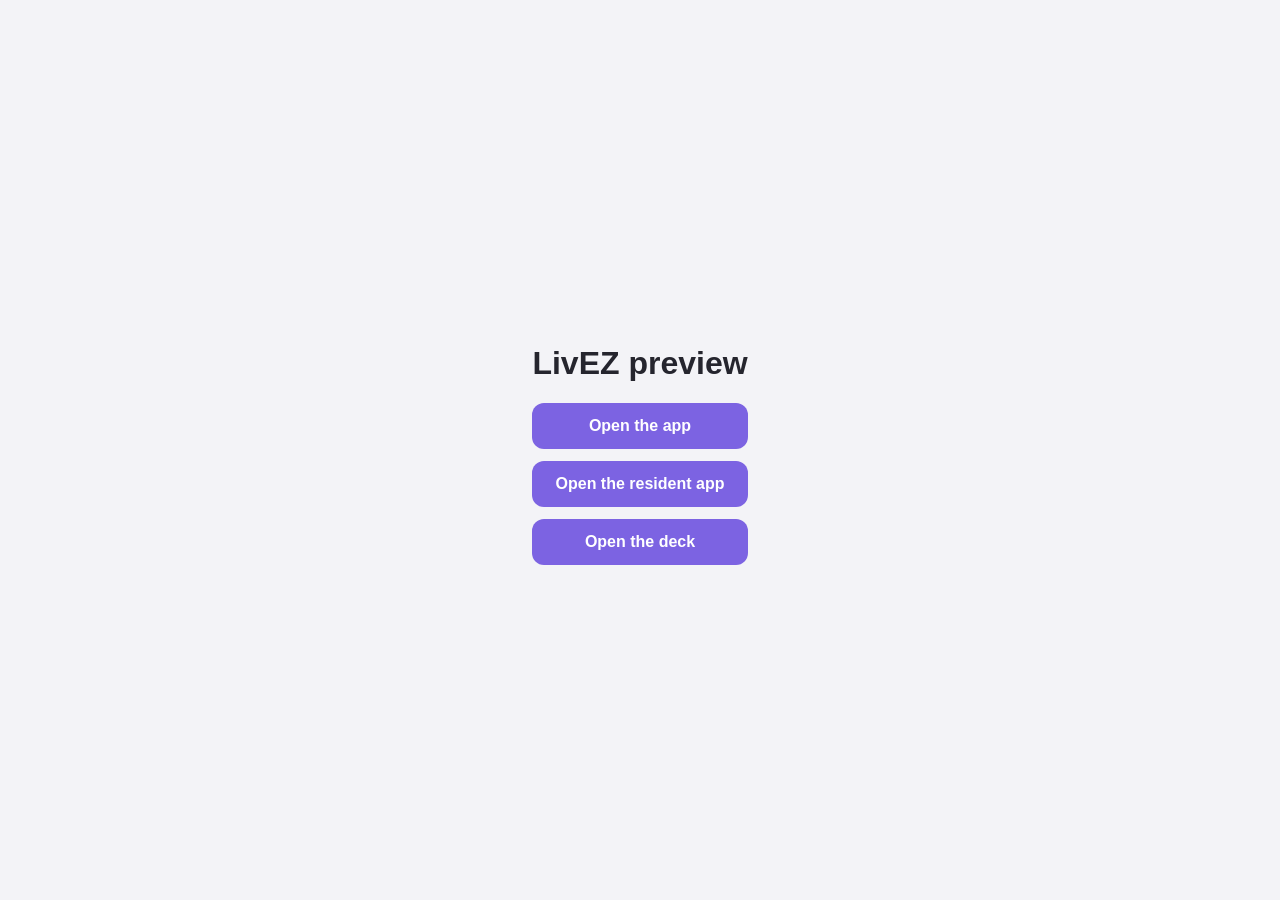
<file: index.html>
<!doctype html><html><head><meta charset="utf-8"><title>LivEZ preview</title><style>body{font-family:Arial,sans-serif;background:#f3f3f7;color:#25252e;display:grid;place-items:center;height:100vh;margin:0}a{display:block;margin:12px 0;padding:14px 22px;background:#7c63e2;color:#fff;border-radius:12px;text-decoration:none;font-weight:700;text-align:center}</style></head><body><div><h1>LivEZ preview</h1><a href="app/">Open the app</a><a href="student/">Open the resident app</a><a href="deck/">Open the deck</a></div></body></html>
</file>
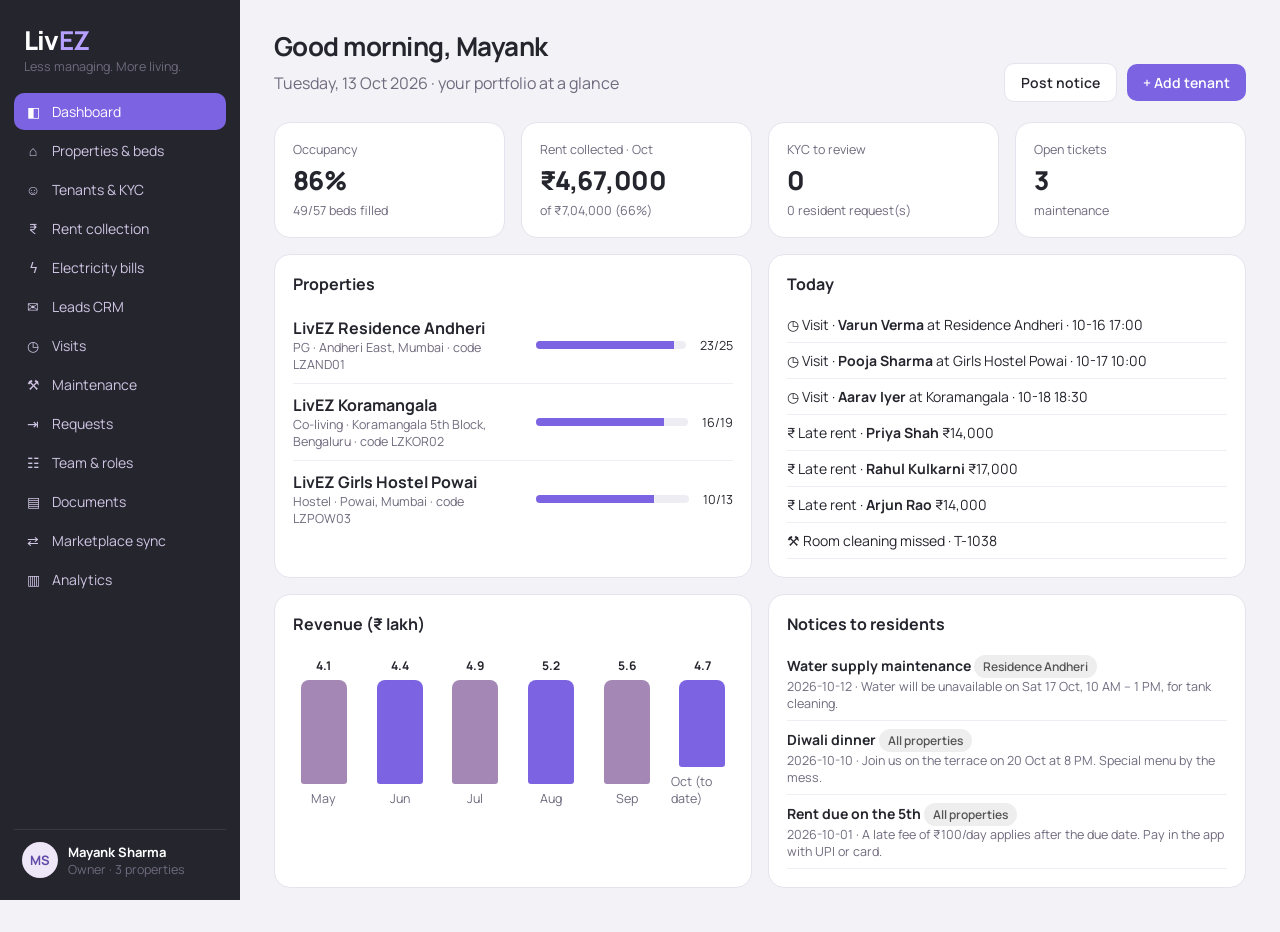
<file: app/index.html>
<!doctype html>
<html lang="en">
  <head>
    <meta charset="UTF-8" />
    <link rel="icon" type="image/svg+xml" href="./favicon.svg" />
    <meta name="viewport" content="width=device-width, initial-scale=1.0" />
    <title>LivEZ — Less managing. More living.</title>
    <script type="module" crossorigin src="./assets/index-CJUIwmYD.js"></script>
    <link rel="stylesheet" crossorigin href="./assets/index-wyLNY5y4.css">
  </head>
  <body>
    <div id="root"></div>
  </body>
</html>
</file>
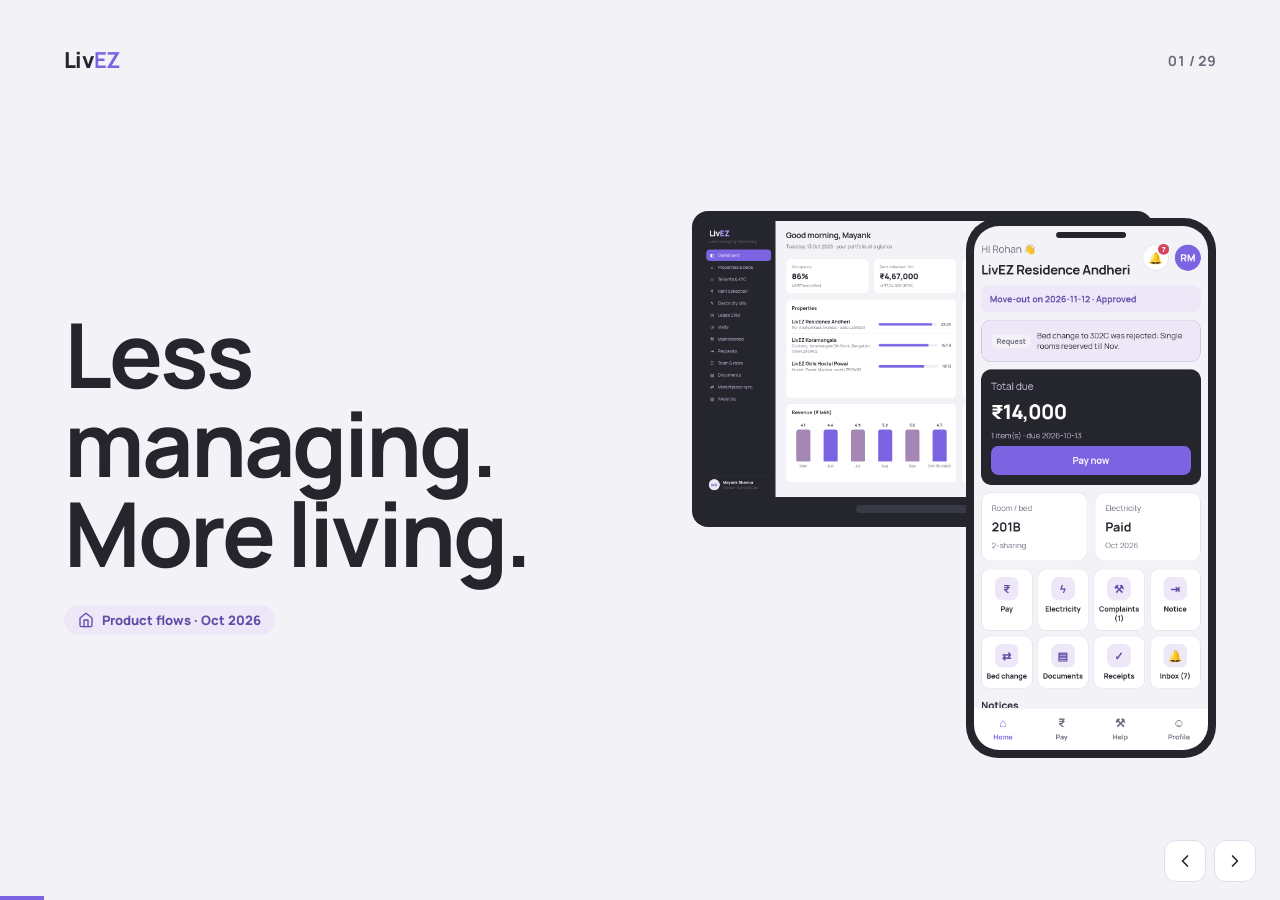
<file: deck/index.html>
<!doctype html><html><head><meta charset="utf-8"><meta name="viewport" content="width=device-width,initial-scale=1"><title>LivEZ — Product flows</title>
<link href="https://fonts.googleapis.com/css2?family=Manrope:wght@400;600;700;800&display=swap" rel="stylesheet">
<style>
:root{--ink:#25252e;--mut:#6f6a7d;--bg:#f3f3f7;--pr:#7c63e2;--pr2:#614ba8;--soft:#eee7f8;--line:#e2ddeb}
*{box-sizing:border-box}html,body{margin:0;height:100%;font-family:Manrope,Arial,sans-serif;color:var(--ink);background:var(--bg);overflow:hidden}
#s{position:absolute;inset:0;padding:5vh 5vw 6vh;display:flex;flex-direction:column}
.top{display:flex;justify-content:space-between;align-items:center;height:30px}
.brand{view-transition-name:brand;font-weight:800;font-size:22px;letter-spacing:-.03em}.brand b{color:var(--pr)}
.pg{view-transition-name:pg;color:var(--mut);font-size:14px;font-weight:700;font-variant-numeric:tabular-nums}
h1{view-transition-name:title;font-size:clamp(30px,3.6vw,56px);letter-spacing:-.035em;margin:2.5vh 0 0;line-height:1}
.lbl{color:var(--mut);font-weight:700;font-size:clamp(14px,1.3vw,19px);margin-top:1vh}
.body{flex:1;min-height:0;display:flex;gap:4vw;align-items:center;margin-top:3vh}
svg.ic{width:100%;height:100%;fill:none;stroke:currentColor;stroke-width:2;stroke-linecap:round;stroke-linejoin:round}
/* devices */
.laptop{view-transition-name:frame;background:var(--ink);border-radius:16px;padding:10px 10px 14px;flex:1.9;min-width:0;max-height:100%;display:flex;flex-direction:column}
.laptop img{width:100%;border-radius:8px;display:block;object-fit:cover;object-position:top;max-height:calc(100% - 4px)}
.laptop:after{content:'';display:block;height:8px;width:30%;margin:8px auto 0;border-radius:6px;background:#3a3a46}
.phones{display:flex;gap:2.4vw;justify-content:center;align-items:flex-end;height:100%;min-height:0}
.phone{background:var(--ink);border-radius:32px;padding:8px;height:100%;max-height:62vh;aspect-ratio:390/844;position:relative;opacity:0;animation:rise .55s forwards}
.phone img{width:100%;height:100%;border-radius:25px;display:block;object-fit:cover;object-position:top}
.phone:before{content:'';position:absolute;top:14px;left:50%;transform:translateX(-50%);width:28%;height:6px;border-radius:6px;background:var(--ink);z-index:1}
.phone.mid{max-height:66vh}
@keyframes rise{from{opacity:0;transform:translateY(24px)}to{opacity:1;transform:none}}
/* flow svg */
.flow{view-transition-name:flow;flex:1;min-width:0;max-width:330px;height:100%;display:flex;flex-direction:column;justify-content:center;gap:3vh}
.flow svg{width:100%;max-height:60vh;overflow:visible}
.hflow{view-transition-name:flow;width:100%;height:96px;flex:none;margin-top:2vh}.hflow svg{width:100%;height:100%;overflow:visible}
.nd{opacity:0;animation:pop .45s cubic-bezier(.3,1.4,.5,1) forwards;transform-box:fill-box;transform-origin:center}
.ln{stroke:#cfc5e3;stroke-width:2.5;fill:none;stroke-dasharray:100;stroke-dashoffset:100;animation:draw .5s forwards}
.ar{fill:#cfc5e3;opacity:0;animation:fade .2s forwards}
.nd text{font-family:Manrope,Arial,sans-serif;font-weight:700;fill:var(--ink)}
@keyframes pop{from{opacity:0;transform:scale(.6)}to{opacity:1;transform:none}}@keyframes draw{to{stroke-dashoffset:0}}@keyframes fade{to{opacity:1}}
.stat{view-transition-name:stat;background:var(--ink);color:#fff;border-radius:18px;padding:16px 20px;align-self:flex-start;opacity:0;animation:rise .5s .7s forwards}
.stat b{display:block;font-size:clamp(28px,3vw,46px);letter-spacing:-.03em;color:#b6a0ff}.stat span{font-size:13px;font-weight:700;color:#cfc5e3}
/* title/section */
.hero{flex:1;display:grid;grid-template-columns:1.1fr 1fr;align-items:center;gap:4vw;min-height:0}
.hero h1{font-size:clamp(50px,7vw,108px)}
.dock{position:relative;height:66vh}.dock .laptop{position:absolute;left:0;top:8%;width:88%;height:auto;flex:none}.dock .phone{position:absolute;right:0;bottom:0;height:60vh}
.num{view-transition-name:num;font-size:clamp(80px,12vw,180px);font-weight:800;color:var(--soft);letter-spacing:-.05em;line-height:.9;-webkit-text-stroke:2px var(--pr);color:transparent}
.pill{display:inline-flex;gap:8px;align-items:center;background:var(--soft);color:var(--pr2);font-weight:800;border-radius:99px;padding:6px 14px;font-size:13px;margin-top:3vh}
.pill i{width:16px;height:16px;display:inline-block}
.stats{display:grid;grid-template-columns:repeat(4,1fr);gap:2vw;flex:1;align-items:center}
.sc{background:#fff;border:1px solid var(--line);border-radius:24px;padding:4vh 2vw;display:flex;flex-direction:column;gap:12px;opacity:0;animation:rise .5s forwards}
.sc .i{width:52px;height:52px;border-radius:16px;background:var(--soft);color:var(--pr);padding:13px}.sc b{font-size:clamp(46px,6vw,92px);letter-spacing:-.05em;line-height:1}.sc span{color:var(--mut);font-weight:700}
.sc.dk{background:var(--ink);color:#fff;border-color:var(--ink)}.sc.dk .i{background:#3a3a46;color:#b6a0ff}.sc.dk span{color:#cfc5e3}
.two{display:grid;grid-template-columns:1.6fr 1fr;gap:4vw;flex:1;align-items:center;min-height:0;margin-top:3vh}
.two .lab{display:flex;align-items:center;gap:10px;font-weight:800;font-size:18px;margin-bottom:14px}.two .lab i{width:34px;height:34px;padding:7px;border-radius:10px;background:var(--pr);color:#fff}
.two .laptop{height:auto;flex:none}.two .col{display:flex;flex-direction:column;min-height:0;height:100%;justify-content:center}.two .phone{height:58vh;align-self:center}
.nav{position:fixed;bottom:18px;right:24px;display:flex;gap:8px;z-index:5}.nav button{width:42px;height:42px;border-radius:12px;border:1px solid var(--line);background:#fff;cursor:pointer;padding:10px;color:var(--ink)}.nav button:hover{border-color:var(--pr);color:var(--pr)}
.prog{position:fixed;left:0;bottom:0;height:4px;background:var(--pr);transition:width .5s;z-index:5}
::view-transition-group(*){animation-duration:.65s;animation-timing-function:cubic-bezier(.65,0,.2,1)}
::view-transition-old(root){animation:.3s out forwards}::view-transition-new(root){animation:.4s .12s inr both}
@keyframes out{to{opacity:0}}@keyframes inr{from{opacity:0}}
</style></head><body><div id="s"></div><div class="prog" id="prog"></div><div class="nav"><button id="pv"></button><button id="nx"></button></div>
<script src="slides.js"></script><script>
const I={home:'<path d="M3 9l9-7 9 7v11a2 2 0 0 1-2 2H5a2 2 0 0 1-2-2z"/><path d="M9 22V12h6v10"/>',bed:'<path d="M2 4v16"/><path d="M2 8h18a2 2 0 0 1 2 2v10"/><path d="M2 17h20"/><path d="M6 8v9"/>',users:'<circle cx="9" cy="7" r="4"/><path d="M3 21v-2a4 4 0 0 1 4-4h4a4 4 0 0 1 4 4v2"/><path d="M16 3.13a4 4 0 0 1 0 7.75"/><path d="M21 21v-2a4 4 0 0 0-3-3.85"/>',user:'<circle cx="12" cy="8" r="4"/><path d="M4 21v-1a6 6 0 0 1 6-6h4a6 6 0 0 1 6 6v1"/>',wallet:'<path d="M21 12V7H5a2 2 0 0 1 0-4h14v4"/><path d="M3 5v14a2 2 0 0 0 2 2h16v-5"/><path d="M18 12a2 2 0 0 0 0 4h4v-4z"/>',zap:'<path d="M13 2L3 14h9l-1 8 10-12h-9l1-8z"/>',inbox:'<path d="M22 12h-6l-2 3h-4l-2-3H2"/><path d="M5.45 5.11L2 12v6a2 2 0 0 0 2 2h16a2 2 0 0 0 2-2v-6l-3.45-6.89A2 2 0 0 0 16.76 4H7.24a2 2 0 0 0-1.79 1.11z"/>',calendar:'<rect x="3" y="4" width="18" height="18" rx="2"/><path d="M16 2v4M8 2v4M3 10h18"/>',wrench:'<path d="M14.7 6.3a1 1 0 0 0 0 1.4l1.6 1.6a1 1 0 0 0 1.4 0l3.77-3.77a6 6 0 0 1-7.94 7.94l-6.91 6.91a2.12 2.12 0 0 1-3-3l6.91-6.91a6 6 0 0 1 7.94-7.94l-3.76 3.76z"/>',shield:'<path d="M12 22s8-4 8-10V5l-8-3-8 3v7c0 6 8 10 8 10z"/><path d="M9 12l2 2 4-4"/>',file:'<path d="M14 2H6a2 2 0 0 0-2 2v16a2 2 0 0 0 2 2h12a2 2 0 0 0 2-2V8z"/><path d="M14 2v6h6"/><path d="M16 13H8M16 17H8"/>',refresh:'<path d="M23 4v6h-6"/><path d="M1 20v-6h6"/><path d="M3.51 9a9 9 0 0 1 14.85-3.36L23 10M1 14l4.64 4.36A9 9 0 0 0 20.49 15"/>',chart:'<path d="M3 3v18h18"/><path d="M18 17V9M13 17V5M8 17v-3"/>',phone:'<rect x="5" y="2" width="14" height="20" rx="2"/><path d="M12 18h.01"/>',key:'<circle cx="7.5" cy="15.5" r="5.5"/><path d="M21 2l-9.6 9.6M15.5 7.5l3 3L22 7l-3-3"/>',camera:'<path d="M23 19a2 2 0 0 1-2 2H3a2 2 0 0 1-2-2V8a2 2 0 0 1 2-2h4l2-3h6l2 3h4a2 2 0 0 1 2 2z"/><circle cx="12" cy="13" r="4"/>',check:'<path d="M20 6L9 17l-5-5"/>',pen:'<path d="M12 20h9"/><path d="M16.5 3.5a2.12 2.12 0 0 1 3 3L7 19l-4 1 1-4L16.5 3.5z"/>',logout:'<path d="M9 21H5a2 2 0 0 1-2-2V5a2 2 0 0 1 2-2h4"/><path d="M16 17l5-5-5-5"/><path d="M21 12H9"/>',layers:'<path d="M12 2L2 7l10 5 10-5-10-5z"/><path d="M2 17l10 5 10-5"/><path d="M2 12l10 5 10-5"/>',merge:'<path d="M8 6l4-4 4 4"/><path d="M12 2v10.3a4 4 0 0 1-1.17 2.87L4 22"/><path d="M20 22l-5-5"/>',flame:'<path d="M8.5 14.5A2.5 2.5 0 0 0 11 12c0-1.38-.5-2-1-3-1.07-2.14-.22-4.05 2-6 .5 2.5 2 4.9 4 6.5 2 1.6 3 3.5 3 5.5a7 7 0 1 1-14 0c0-1.15.43-2.29 1-3a2.5 2.5 0 0 0 2.5 2.5z"/>',bell:'<path d="M18 8A6 6 0 0 0 6 8c0 7-3 9-3 9h18s-3-2-3-9"/><path d="M13.73 21a2 2 0 0 1-3.46 0"/>',split:'<path d="M16 3h5v5"/><path d="M8 3H3v5"/><path d="M12 22v-8.3a4 4 0 0 0-1.17-2.83L3 3"/><path d="M21 3l-7.83 7.83"/>',send:'<path d="M22 2L11 13"/><path d="M22 2l-7 20-4-9-9-4 20-7z"/>',search:'<circle cx="11" cy="11" r="8"/><path d="M21 21l-4.35-4.35"/>',clock:'<circle cx="12" cy="12" r="10"/><path d="M12 6v6l4 2"/>',card:'<rect x="1" y="4" width="22" height="16" rx="2"/><path d="M1 10h22"/>',left:'<path d="M15 18l-6-6 6-6"/>',right:'<path d="M9 18l6-6-6-6"/>',laptop:'<rect x="3" y="4" width="18" height="12" rx="2"/><path d="M2 20h20"/>'};
const ic=k=>`<svg class="ic" viewBox="0 0 24 24">${I[k]}</svg>`;
const S=window.SLIDES;let i=+(location.hash.slice(1))||0;const el=document.getElementById('s');
pv.innerHTML=ic('left');nx.innerHTML=ic('right');
const hdr=n=>`<div class="top"><div class="brand">Liv<b>EZ</b></div><div class="pg">${String(n+1).padStart(2,'0')} / ${S.length}</div></div>`;
// node: rounded square w/ icon at (x,y) size 64, label below or right
function node(x,y,k,label,j,last,lp){const d=150+j*160;const fill=last?'var(--pr)':'#fff',st=last?'var(--pr)':'#e2ddeb',col=last?'#fff':'var(--pr)';
 const t=lp==='r'?`<text x="${x+84}" y="${y+38}" font-size="19">${label}</text>`:`<text x="${x+32}" y="${y+92}" font-size="16" text-anchor="middle">${label}</text>`;
 return `<g class="nd" style="animation-delay:${d}ms"><rect x="${x}" y="${y}" width="64" height="64" rx="18" fill="${fill}" stroke="${st}" stroke-width="2"/><g transform="translate(${x+18},${y+18})" style="color:${col}"><svg width="28" height="28" viewBox="0 0 24 24" fill="none" stroke="currentColor" stroke-width="2" stroke-linecap="round" stroke-linejoin="round">${I[k]}</svg></g>${t}</g>`}
function link(x1,y1,x2,y2,j){const d=150+j*160+90;const v=x1===x2;const ar=v?`<path class="ar" style="animation-delay:${d+350}ms" d="M${x2-6} ${y2-8}L${x2} ${y2}L${x2+6} ${y2-8}z"/>`:`<path class="ar" style="animation-delay:${d+350}ms" d="M${x2-8} ${y2-6}L${x2} ${y2}L${x2-8} ${y2+6}z"/>`;
 return `<path class="ln" pathLength="100" style="animation-delay:${d}ms" d="M${x1} ${y1}L${x2} ${y2}"/>`+ar}
function vflow(nodes){const g=112,h=nodes.length*g-48;let o='';nodes.forEach((n,j)=>{if(j)o+=link(32,(j-1)*g+70,32,j*g-6,j-1)});nodes.forEach(([k,l],j)=>o+=node(0,j*g,k,l,j,j===nodes.length-1,'r'));return `<svg viewBox="-4 -4 330 ${h+8}">${o}</svg>`}
function hflow(nodes,w=1400){const n=nodes.length,gap=(w-64)/(n-1);let o='';nodes.forEach((x,j)=>{if(j)o+=link((j-1)*gap+72,32,j*gap-8,32,j-1)});nodes.forEach(([k,l],j)=>o+=node(j*gap,0,k,l,j,j===n-1));return `<svg viewBox="-60 -4 ${w+120} 104" preserveAspectRatio="xMidYMid meet">${o}</svg>`}
function journey(nodes){const w=1000,row=Math.ceil(nodes.length/2),gap=(w-64)/(row-1);let o='';const pos=nodes.map((_,j)=>{const r=j<row?0:1,c=r?row-1-(j-row):j;return [c*gap,r*190]});
 pos.forEach((p,j)=>{if(!j)return;const q=pos[j-1];if(q[1]===p[1]){const dir=p[0]>q[0];o+=dir?link(q[0]+72,q[1]+32,p[0]-8,p[1]+32,j-1):`<path class="ln" pathLength="100" style="animation-delay:${150+(j-1)*160+90}ms" d="M${q[0]-8} ${q[1]+32}L${p[0]+72} ${p[1]+32}"/>`}else o+=`<path class="ln" pathLength="100" style="animation-delay:${150+(j-1)*160+90}ms" d="M${q[0]+72} ${q[1]+32}C${q[0]+160} ${q[1]+32} ${p[0]+160} ${p[1]+32} ${p[0]+72} ${p[1]+32}"/>`});
 nodes.forEach(([k,l],j)=>o+=node(pos[j][0],pos[j][1],k,l,j,j===nodes.length-1));return `<svg viewBox="-60 -10 ${w+230} 300" style="width:100%;max-height:60vh;overflow:visible">${o}</svg>`}
function sync(pairs){const g=96;let o=`<g class="nd" style="animation-delay:0ms"><text x="32" y="-18" font-size="15" text-anchor="middle" fill="#6f6a7d">Resident app</text><text x="1032" y="-18" font-size="15" text-anchor="middle" fill="#6f6a7d">Manager app</text></g>`;pairs.forEach(([a,la,b,lb],j)=>{const y=j*g;o+=`<path class="ln" pathLength="100" style="animation-delay:${200+j*160}ms;stroke:#b6a0ff" d="M300 ${y+24}L760 ${y+24}"/><path class="ln" pathLength="100" style="animation-delay:${300+j*160}ms" d="M760 ${y+42}L300 ${y+42}"/><path class="ar" style="animation-delay:${600+j*160}ms;fill:#b6a0ff" d="M752 ${y+18}L762 ${y+24}L752 ${y+30}z"/><path class="ar" style="animation-delay:${700+j*160}ms" d="M308 ${y+36}L298 ${y+42}L308 ${y+48}z"/>`;o+=node(0,y,a,'',j,false)+node(1000,y,b,'',j,j===pairs.length-1)+`<g class="nd" style="animation-delay:${150+j*160}ms"><text x="84" y="${y+38}" font-size="19">${la}</text><text x="984" y="${y+38}" font-size="19" text-anchor="end">${lb}</text></g>`});return `<svg viewBox="-10 -40 1084 ${pairs.length*g+40}" style="width:100%;max-height:64vh;overflow:visible">${o}</svg>`}
const phone=(s,j,cls='')=>`<div class="phone ${cls}" style="view-transition-name:ph${j};animation-delay:${300+j*140}ms"><img src="shots/student/${s}.png"></div>`;
const laptop=s=>`<div class="laptop"><img src="shots/${s}.png"></div>`;
function html(s,n){const H=hdr(n);
 if(s.k==='title')return H+`<div class="hero"><div><h1>Less managing.<br>More living.</h1><div class="pill"><i>${ic('home')}</i>Product flows · Oct 2026</div></div><div class="dock">${laptop('dashboard')}${phone('10-home',0)}</div></div>`;
 if(s.k==='apps')return H+`<h1>Two apps. One system.</h1><div class="two"><div class="col"><div class="lab"><i>${ic('laptop')}</i>Manager</div>${laptop('dashboard')}</div><div class="col" style="align-items:center"><div class="lab"><i>${ic('phone')}</i>Resident</div>${phone('10-home',0)}</div></div>`;
 if(s.k==='stats')return H+`<h1>At a glance</h1><div class="stats">${[['layers','13','manager modules'],['phone','8','resident flows'],['home','3','properties'],['bed','57','beds',1]].map(([k,v,l,d],j)=>`<div class="sc ${d?'dk':''}" style="animation-delay:${j*120}ms"><div class="i">${ic(k)}</div><b>${v}</b><span>${l}</span></div>`).join('')}</div>`;
 if(s.k==='journey')return H+`<h1>${s.title}</h1><div class="body">${journey(s.nodes)}</div>`;
 if(s.k==='section')return H+`<div class="hero"><div><div class="num">${s.n}</div><h1>${s.title}</h1><div class="lbl">${s.sub}</div></div><div class="${s.dev==='laptop'?'':'phones'}" style="height:66vh;display:flex;align-items:center">${s.dev==='laptop'?laptop(s.shot):s.shots.map((x,j)=>phone(x,j,j===1?'mid':'')).join('')}</div></div>`;
 if(s.k==='mflow')return H+`<h1>${s.title}</h1><div class="body"><div class="flow">${vflow(s.nodes)}${s.stat?`<div class="stat"><b>${s.stat[0]}</b><span>${s.stat[1]}</span></div>`:''}</div>${laptop(s.shot)}</div>`;
 if(s.k==='sflow')return H+`<h1>${s.title}</h1><div class="hflow">${hflow(s.nodes)}</div><div class="body" style="margin-top:3vh"><div class="phones" style="width:100%">${s.shots.map((x,j)=>phone(x,j,s.shots.length===3&&j===1?'mid':'')).join('')}</div></div>`;
 if(s.k==='sync')return H+`<h1>${s.title}</h1><div class="lbl">Manager ⇄ Resident</div><div class="body">${sync(s.pairs)}</div>`;
 if(s.k==='end')return H+`<div class="hero"><div><h1>Make room<br>for better.</h1><div class="pill"><i>${ic('check')}</i>Built for PGs, hostels & co-living</div></div><div class="dock">${laptop('analytics')}${phone('13-success',0)}</div></div>`;
}
function render(){el.innerHTML=html(S[i],i);prog.style.width=((i+1)/S.length*100)+'%';location.replace('#'+i)}
function go(n){n=Math.max(0,Math.min(S.length-1,n));if(n===i)return;i=n;document.startViewTransition?document.startViewTransition(render):render()}
addEventListener('keydown',e=>{if(['ArrowRight',' ','PageDown','Enter'].includes(e.key))go(i+1);if(['ArrowLeft','PageUp','Backspace'].includes(e.key))go(i-1);if(e.key==='Home')go(0);if(e.key==='End')go(S.length-1)});
el.onclick=()=>go(i+1);pv.onclick=()=>go(i-1);nx.onclick=()=>go(i+1);
S.forEach(s=>[s.shot,...(s.shots||[]).map(x=>'student/'+x)].filter(Boolean).forEach(x=>new Image().src='shots/'+x+'.png'));render();
</script></body></html>
</file>
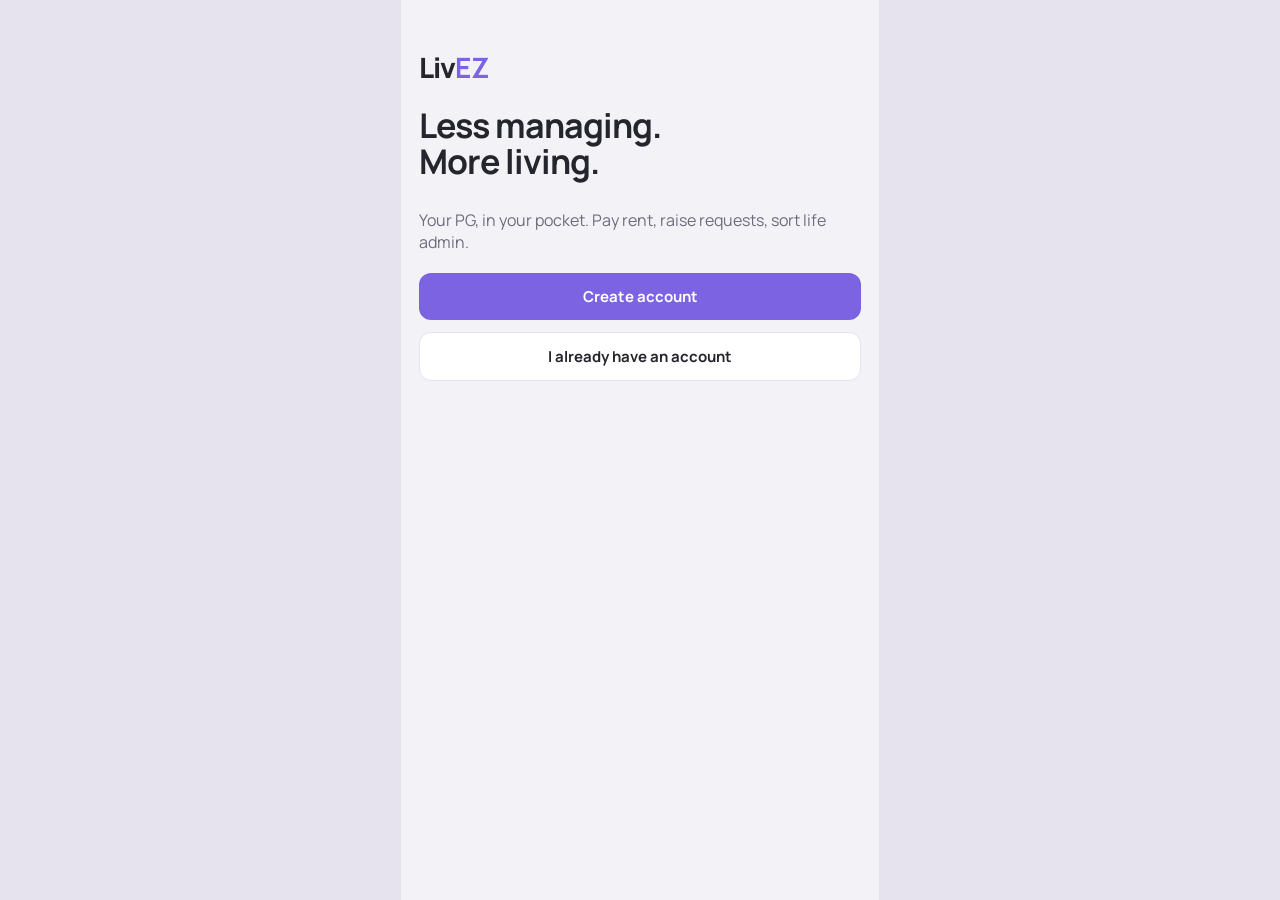
<file: student/index.html>
<!doctype html>
<html lang="en">
  <head>
    <meta charset="UTF-8" />
    <link rel="icon" type="image/svg+xml" href="./favicon.svg" />
    <meta name="viewport" content="width=device-width, initial-scale=1.0" />
    <title>LivEZ — Resident app</title>
    <script type="module" crossorigin src="./assets/index-DTJyeNYh.js"></script>
    <link rel="stylesheet" crossorigin href="./assets/index-DgqHvu4J.css">
  </head>
  <body>
    <div id="root"></div>
  </body>
</html>
</file>
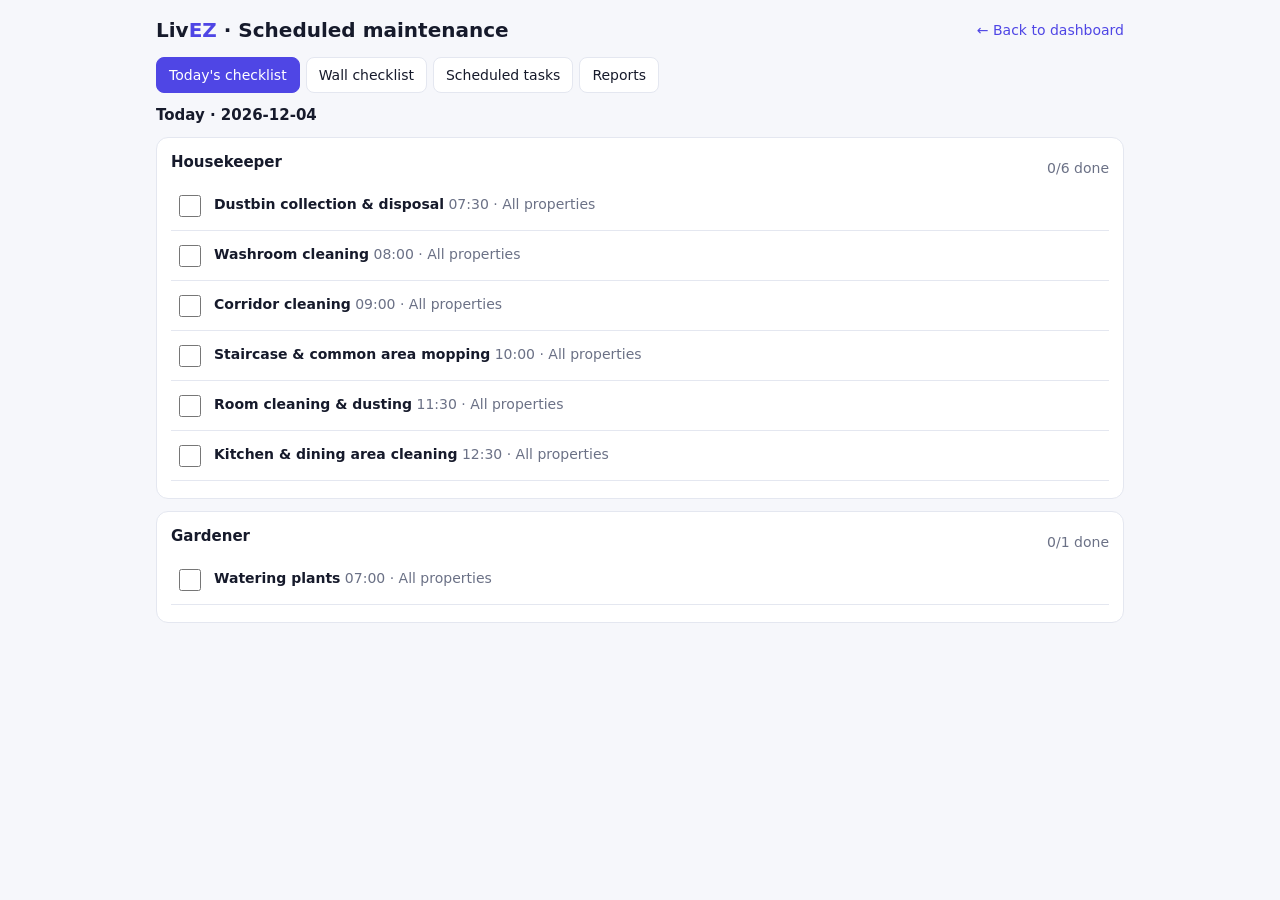
<file: app/schedule/index.html>
<!doctype html>
<html lang="en">
<head>
<meta charset="UTF-8">
<meta name="viewport" content="width=device-width, initial-scale=1.0">
<title>Scheduled Maintenance — LivEZ</title>
<style>
:root{--bg:#f6f7fb;--card:#fff;--tx:#161a2b;--mu:#6b7186;--ln:#e4e7f0;--ac:#4f46e5;--ok:#16a34a;--wr:#d97706;--er:#dc2626}
@media (prefers-color-scheme:dark){:root{--bg:#0f1220;--card:#181c30;--tx:#eceefa;--mu:#9aa0b8;--ln:#2a2f4a;--ac:#818cf8;--ok:#4ade80;--wr:#fbbf24;--er:#f87171}}
*{box-sizing:border-box}
body{margin:0;background:var(--bg);color:var(--tx);font:14px/1.45 Manrope,system-ui,-apple-system,Segoe UI,sans-serif}
.wrap{max-width:1000px;margin:0 auto;padding:16px}
header{display:flex;align-items:center;justify-content:space-between;gap:8px;flex-wrap:wrap;margin-bottom:12px}
h1{font-size:20px;margin:0}h1 b{color:var(--ac)}h2{font-size:15px;margin:0 0 10px}
a{color:var(--ac);text-decoration:none}
.tabs{display:flex;gap:6px;margin-bottom:12px;flex-wrap:wrap}
.tab,.btn{border:1px solid var(--ln);background:var(--card);color:var(--tx);padding:7px 12px;border-radius:8px;cursor:pointer;font:inherit}
.tab.on,.btn.pri{background:var(--ac);border-color:var(--ac);color:#fff}
.btn.sm{padding:3px 8px;font-size:12px}.btn.del{color:var(--er)}
.card{background:var(--card);border:1px solid var(--ln);border-radius:12px;padding:14px;margin-bottom:12px}
.grid{display:grid;grid-template-columns:repeat(auto-fit,minmax(170px,1fr));gap:10px}
label{display:block;font-size:12px;color:var(--mu);margin-bottom:3px}
input,select,textarea{width:100%;padding:7px 9px;border:1px solid var(--ln);border-radius:8px;background:var(--bg);color:var(--tx);font:inherit}
.table{overflow-x:auto}table{width:100%;border-collapse:collapse;font-size:13px}
th,td{text-align:left;padding:7px 8px;border-bottom:1px solid var(--ln);white-space:nowrap}
th{color:var(--mu);font-weight:600;font-size:12px}
.pill{padding:2px 8px;border-radius:99px;font-size:12px;border:1px solid currentColor}
.Done{color:var(--ok)}.Missed{color:var(--er)}.Skipped{color:var(--mu)}.Pending{color:var(--wr)}
.stats{display:grid;grid-template-columns:repeat(auto-fit,minmax(110px,1fr));gap:8px;margin-bottom:12px}
.stat{border:1px solid var(--ln);border-radius:10px;padding:10px}.stat b{display:block;font-size:20px}.stat span{color:var(--mu);font-size:12px}
.row{display:flex;gap:8px;align-items:center;flex-wrap:wrap}.mu{color:var(--mu)}
.chk{display:flex;gap:10px;align-items:flex-start;padding:10px 4px;border-bottom:1px solid var(--ln);cursor:pointer;color:var(--tx);font-size:14px}.chk input{width:22px;height:22px;flex:none;margin-top:1px}.chk.Done b{text-decoration:line-through;color:var(--mu)}
.hide{display:none}
@media print{body{background:#fff;color:#000}.noprint{display:none!important}.card{border:0;padding:0}}
</style>
</head>
<body>
<div class="wrap">
  <header>
    <h1>Liv<b>EZ</b> · Scheduled maintenance</h1>
    <a class="noprint" href="../">← Back to dashboard</a>
  </header>
  <div class="tabs noprint">
    <button class="tab" data-tab="today">Today's checklist</button>
    <button class="tab" data-tab="sheet">Wall checklist</button>
    <button class="tab" data-tab="tasks">Scheduled tasks</button>
    <button class="tab" data-tab="reports">Reports</button>
  </div>
  <div id="view"></div>
</div>

<script>
const DB_KEY='livez:db:v2', KEY='livez:sched:v1';
const CATS=['Plumbing','Electrical','Wi-Fi','Housekeeping','Water tank','Pest control','Garden','Fire safety','Lift / generator','Other'];
const ROLES=['Housekeeper','Gardener','Caretaker','Electrician','Plumber'];
const SAMPLES=[ // title, role, category, freq, weekday, day-of-month, time
['Washroom cleaning','Housekeeper','Housekeeping','daily',1,1,'08:00'],
['Corridor cleaning','Housekeeper','Housekeeping','daily',1,1,'09:00'],
['Staircase & common area mopping','Housekeeper','Housekeeping','daily',1,1,'10:00'],
['Dustbin collection & disposal','Housekeeper','Housekeeping','daily',1,1,'07:30'],
['Change bedsheets','Housekeeper','Housekeeping','weekly',1,1,'11:00'],
['Change curtains','Housekeeper','Housekeeping','monthly',1,1,'11:00'],
['Room cleaning & dusting','Housekeeper','Housekeeping','daily',1,1,'11:30'],
['Kitchen & dining area cleaning','Housekeeper','Housekeeping','daily',1,1,'12:30'],
['Clean windows & balcony','Housekeeper','Housekeeping','weekly',3,1,'14:00'],
['Remove dry leaves & weeds','Gardener','Garden','weekly',3,1,'08:30'],
['Watering plants','Gardener','Garden','daily',1,1,'07:00'],
['Trim plants & clean garden area','Gardener','Garden','weekly',6,1,'08:00'],
['Fertilise plants','Gardener','Garden','monthly',1,10,'08:00'],
['Water tank cleaning','Caretaker','Water tank','weekly',6,1,'10:00'],
['Fire extinguisher & exit check','Caretaker','Fire safety','monthly',1,1,'11:00'],
['Pest control spray','Caretaker','Pest control','monthly',1,15,'11:00']];
const DOW=['Sunday','Monday','Tuesday','Wednesday','Thursday','Friday','Saturday'];
const rd=(k,d)=>{try{const v=localStorage.getItem(k);return v?JSON.parse(v):d}catch(e){return d}};
const db=rd(DB_KEY,{}), props=db.properties||[], staff=db.staff||[], tickets=db.tickets||[];
let S=rd(KEY,{tasks:[],runs:{}});
const save=()=>{try{localStorage.setItem(KEY,JSON.stringify(S))}catch(e){alert('Could not save on this browser.')}};
const esc=s=>String(s??'').replace(/[&<>"']/g,c=>({'&':'&amp;','<':'&lt;','>':'&gt;','"':'&quot;',"'":'&#39;'}[c]));
const pad=n=>String(n).padStart(2,'0');
const iso=d=>d.getFullYear()+'-'+pad(d.getMonth()+1)+'-'+pad(d.getDate());
const parse=s=>new Date(s+'T00:00:00');
const today=iso(new Date());
const pName=id=>id?(props.find(p=>p.id===id)||{}).name||id:'All properties';
const sName=id=>id?(staff.find(s=>s.id===id)||{}).name||'—':'Unassigned';
const uid=()=>'m'+Date.now().toString(36)+Math.floor(Math.random()*1e4).toString(36);

let tab='today', editing=null, rep={type:'weekly',date:today}, sheet={role:'Housekeeper',type:'weekly',date:today};

function isDue(t,ds){
  if(!t.active||ds<t.start)return false;
  const d=parse(ds);
  if(t.freq==='daily')return true;
  if(t.freq==='weekly')return d.getDay()===+t.dow;
  const dim=new Date(d.getFullYear(),d.getMonth()+1,0).getDate();
  return d.getDate()===Math.min(+t.dom,dim);
}
function occurrences(from,to){
  const out=[];
  for(let d=parse(from);iso(d)<=to;d.setDate(d.getDate()+1)){
    const ds=iso(d);
    S.tasks.forEach(t=>{if(isDue(t,ds)){
      const run=S.runs[t.id+'|'+ds];
      out.push({t,date:ds,run,status:run?run.status:(ds<today?'Missed':'Pending')});
    }});
  }
  return out;
}
function range(type,ds){
  const d=parse(ds);
  if(type==='daily')return[ds,ds,ds];
  if(type==='weekly'){const s=new Date(d);s.setDate(d.getDate()-((d.getDay()+6)%7));const e=new Date(s);e.setDate(s.getDate()+6);return[iso(s),iso(e),'Week of '+iso(s)]}
  const s=new Date(d.getFullYear(),d.getMonth(),1),e=new Date(d.getFullYear(),d.getMonth()+1,0);
  return[iso(s),iso(e),d.toLocaleString('en',{month:'long',year:'numeric'})];
}
const freqText=t=>t.freq==='daily'?'Daily':t.freq==='weekly'?'Weekly · '+DOW[t.dow]:'Monthly · day '+t.dom;
const opts=(arr,sel)=>arr.map(([v,l])=>`<option value="${esc(v)}"${v==sel?' selected':''}>${esc(l)}</option>`).join('');

function render(){
  document.querySelectorAll('.tab').forEach(b=>b.classList.toggle('on',b.dataset.tab===tab));
  const v=document.getElementById('view');
  v.innerHTML=tab==='today'?todayView():tab==='sheet'?sheetView():tab==='tasks'?tasksView():reportView();
}

function checkRow(o){
  const k=o.t.id+'|'+o.date;
  return `<label class="chk ${o.status}"><input type="checkbox" data-act="tick" data-k="${k}" ${o.status==='Done'?'checked':''}><span><b>${esc(o.t.title)}</b> <span class="mu">${o.date!==today?esc(o.date)+' · ':''}${esc(o.t.time)} · ${esc(pName(o.t.property))}</span>${o.run&&o.run.by?`<br><span class="mu">✔ ${esc(o.run.by)}</span>`:''}${o.status==='Skipped'?`<br><span class="mu">Skipped${o.run.note?': '+esc(o.run.note):''}</span>`:''}</span></label>`;
}
function todayView(){
  const due=occurrences(today,today);
  const missed=occurrences(iso(new Date(Date.now()-6*864e5)),today).filter(o=>o.status==='Missed');
  const by={};due.forEach(o=>{const r=o.t.role||'Anyone';(by[r]=by[r]||[]).push(o)});
  const cards=Object.entries(by).map(([r,l])=>`<div class="card"><div class="row" style="justify-content:space-between"><h2>${esc(r)}</h2><span class="mu">${l.filter(o=>o.status==='Done').length}/${l.length} done</span></div>${l.sort((x,y)=>x.t.time.localeCompare(y.t.time)).map(checkRow).join('')}</div>`).join('');
  return `<h2>Today · ${today}</h2>${cards||'<div class="card mu">No tasks due today. Load the sample list or add tasks in “Scheduled tasks”.</div>'}${missed.length?`<div class="card"><h2>Missed in the last 7 days</h2>${missed.map(checkRow).join('')}</div>`:''}`;
}
function sheetView(){
  const [from,to,label]=range(sheet.type,sheet.date);
  const days=[];for(let d=parse(from);iso(d)<=to;d.setDate(d.getDate()+1))days.push(iso(d));
  const tasks=S.tasks.filter(t=>t.active&&(!sheet.role||t.role===sheet.role)&&days.some(d=>isDue(t,d)));
  const head=days.map(d=>`<th style="text-align:center">${+d.slice(8)}<br><span class="mu">${DOW[parse(d).getDay()].slice(0,2)}</span></th>`).join('');
  const body=tasks.map(t=>`<tr><td>${esc(t.title)}<br><span class="mu">${esc(t.role||'')} · ${esc(t.time)}</span></td>${days.map(d=>{
    if(!isDue(t,d))return '<td style="background:var(--bg)"></td>';
    const r=S.runs[t.id+'|'+d];return `<td style="text-align:center"><input type="checkbox" style="width:auto" data-act="tick" data-k="${t.id}|${d}" ${r&&r.status==='Done'?'checked':''}></td>`}).join('')}</tr>`).join('');
  return `<div class="card noprint"><div class="row">
   <div><label>Role</label><select id="s-role">${opts([['','All roles'],...ROLES.map(r=>[r,r])],sheet.role)}</select></div>
   <div><label>Sheet</label><select id="s-type">${opts([['daily','Daily'],['weekly','Weekly'],['monthly','Monthly']],sheet.type)}</select></div>
   <div><label>Date</label><input id="s-date" type="date" value="${sheet.date}"></div>
   <div style="margin-left:auto"><button class="btn pri" data-act="print">Print wall checklist</button></div></div></div>
  <div class="card"><h2>${esc(sheet.role||'All roles')} checklist · ${esc(label)}</h2>
  ${tasks.length?`<div class="table"><table><tr><th>Task</th>${head}</tr>${body}</table></div>
  <p style="margin-top:28px">Supervisor sign-off: ______________________ &nbsp; Date: ____________</p>`:'<p class="mu">No tasks for this role in this period.</p>'}</div>`;
}
function shareBox(){
  return `<div class="card noprint"><h2>Staff checklist links</h2><p class="mu">Each link opens only that role’s tasks for the day.</p>${ROLES.map(r=>{const u=new URL('staff/?role='+r.toLowerCase(),location.href).href;
   return `<div class="row" style="margin-bottom:6px"><b style="width:90px">${r}</b><input readonly value="${esc(u)}" style="flex:1;min-width:200px"><button class="btn sm" data-act="copy" data-u="${esc(u)}">Copy</button> <a class="btn sm" href="${esc(u)}" target="_blank">Open</a></div>`}).join('')}</div>`;
}
function tasksView(){
  const e=editing&&(editing==='new'?{title:'',category:'Housekeeping',role:'Housekeeper',property:'',assignee:'',freq:'weekly',dow:1,dom:1,time:'10:00',start:today,notes:'',active:true}:S.tasks.find(t=>t.id===editing));
  const form=e?`<div class="card"><h2>${editing==='new'?'New scheduled task':'Edit task'}</h2>
  <div class="grid">
   <div><label>Title</label><input id="f-title" value="${esc(e.title)}" placeholder="e.g. Clean water tank"></div>
   <div><label>Category</label><select id="f-cat">${opts(CATS.map(c=>[c,c]),e.category)}</select></div>
   <div><label>Role (who does it)</label><select id="f-role">${opts([['','Anyone'],...ROLES.map(r=>[r,r])],e.role)}</select></div>
   <div><label>Property</label><select id="f-prop">${opts([['','All properties'],...props.map(p=>[p.id,p.name])],e.property)}</select></div>
   <div><label>Assigned to</label><select id="f-asg">${opts([['','Unassigned'],...staff.map(s=>[s.id,s.name+' ('+s.role+')'])],e.assignee)}</select></div>
   <div><label>Repeats</label><select id="f-freq">${opts([['daily','Daily'],['weekly','Weekly'],['monthly','Monthly']],e.freq)}</select></div>
   <div id="w-dow"><label>Day of week</label><select id="f-dow">${opts(DOW.map((d,i)=>[i,d]),e.dow)}</select></div>
   <div id="w-dom"><label>Day of month</label><input id="f-dom" type="number" min="1" max="31" value="${e.dom}"></div>
   <div><label>Time</label><input id="f-time" type="time" value="${e.time}"></div>
   <div><label>Starts on</label><input id="f-start" type="date" value="${e.start}"></div>
  </div>
  <label style="margin-top:10px">Notes / checklist</label><textarea id="f-notes" rows="2">${esc(e.notes)}</textarea>
  <div class="row" style="margin-top:10px"><button class="btn pri" data-act="save">Save task</button><button class="btn" data-act="cancel">Cancel</button></div></div>`:'';
  const list=S.tasks.length?`<div class="table"><table><tr><th>Task</th><th>Role</th><th>Category</th><th>Property</th><th>Assigned</th><th>Schedule</th><th>Active</th><th></th></tr>
  ${S.tasks.map(t=>`<tr><td>${esc(t.title)}</td><td>${esc(t.role||'—')}</td><td>${esc(t.category)}</td><td>${esc(pName(t.property))}</td><td>${esc(sName(t.assignee))}</td><td>${freqText(t)} · ${esc(t.time)}</td>
  <td><input type="checkbox" data-act="toggle" data-id="${t.id}" ${t.active?'checked':''} style="width:auto"></td>
  <td><button class="btn sm" data-act="edit" data-id="${t.id}">Edit</button> <button class="btn sm del" data-act="del" data-id="${t.id}">Delete</button></td></tr>`).join('')}</table></div>`:'<p class="mu">No tasks yet.</p>';
  return form+shareBox()+`<div class="card"><div class="row" style="justify-content:space-between"><h2>Scheduled tasks</h2>
   <span><button class="btn pri" data-act="new">+ New task</button> <button class="btn" data-act="sample">Load sample tasks</button></span></div>${list}</div>`;
}

function reportView(){
  const [from,to,label]=range(rep.type,rep.date);
  const occ=occurrences(from,to);
  const c=s=>occ.filter(o=>o.status===s).length;
  const done=c('Done'),total=occ.length,settled=total-c('Pending');
  const pct=settled?Math.round(done/settled*100):0;
  const group=(key)=>{const m={};occ.forEach(o=>{const k=key(o);(m[k]=m[k]||{n:0,d:0});m[k].n++;if(o.status==='Done')m[k].d++});return Object.entries(m).map(([k,v])=>`<tr><td>${esc(k)}</td><td>${v.n}</td><td>${v.d}</td><td>${Math.round(v.d/v.n*100)}%</td></tr>`).join('')};
  const tk=tickets.filter(t=>t.created>=from&&t.created<=to);
  return `<div class="card noprint"><div class="row">
    <div><label>Report type</label><select id="r-type">${opts([['daily','Daily'],['weekly','Weekly'],['monthly','Monthly']],rep.type)}</select></div>
    <div><label>Date</label><input id="r-date" type="date" value="${rep.date}"></div>
    <div style="margin-left:auto" class="row"><button class="btn" data-act="csv">Download CSV</button><button class="btn pri" data-act="print">Print / Save PDF</button></div></div></div>
  <div class="card"><h2>${rep.type[0].toUpperCase()+rep.type.slice(1)} maintenance report · ${esc(label)}</h2>
  <p class="mu">${from}${from!==to?' to '+to:''} · generated ${new Date().toLocaleString()}</p>
  <div class="stats"><div class="stat"><b>${total}</b><span>Scheduled</span></div><div class="stat"><b class="Done">${done}</b><span>Done</span></div>
   <div class="stat"><b class="Skipped">${c('Skipped')}</b><span>Skipped</span></div><div class="stat"><b class="Missed">${c('Missed')}</b><span>Missed</span></div>
   <div class="stat"><b class="Pending">${c('Pending')}</b><span>Upcoming</span></div><div class="stat"><b>${pct}%</b><span>Completion</span></div></div>
  ${total?`<h2>By property</h2><div class="table"><table><tr><th>Property</th><th>Tasks</th><th>Done</th><th>Rate</th></tr>${group(o=>pName(o.t.property))}</table></div>
  <h2 style="margin-top:12px">By category</h2><div class="table"><table><tr><th>Category</th><th>Tasks</th><th>Done</th><th>Rate</th></tr>${group(o=>o.t.category)}</table></div>
  <h2 style="margin-top:12px">Task log</h2><div class="table"><table><tr><th>Date</th><th>Task</th><th>Property</th><th>Assigned</th><th>Status</th><th>Note</th></tr>
  ${occ.map(o=>`<tr><td>${o.date}</td><td>${esc(o.t.title)}</td><td>${esc(pName(o.t.property))}</td><td>${esc(sName(o.t.assignee))}</td><td><span class="pill ${o.status}">${o.status}</span></td><td>${esc((o.run&&o.run.by?o.run.by+' · ':'')+(o.run&&o.run.note||''))}</td></tr>`).join('')}</table></div>`:'<p class="mu">No scheduled tasks fall in this period.</p>'}
  ${tk.length?`<h2 style="margin-top:12px">Resident maintenance tickets raised (${tk.length})</h2><div class="table"><table><tr><th>ID</th><th>Category</th><th>Issue</th><th>Priority</th><th>Status</th></tr>${tk.map(t=>`<tr><td>${esc(t.id)}</td><td>${esc(t.category)}</td><td>${esc(t.title)}</td><td>${esc(t.priority)}</td><td>${esc(t.status)}</td></tr>`).join('')}</table></div>`:''}
  </div>`;
}

function csv(){
  const [from,to]=range(rep.type,rep.date);
  const q=s=>'"'+String(s??'').replace(/"/g,'""')+'"';
  const rows=[['Date','Time','Task','Category','Property','Assigned','Status','Note'],...occurrences(from,to).map(o=>[o.date,o.t.time,o.t.title,o.t.category,pName(o.t.property),sName(o.t.assignee),o.status,o.run&&o.run.note||''])];
  const a=document.createElement('a');
  a.href=URL.createObjectURL(new Blob([rows.map(r=>r.map(q).join(',')).join('\n')],{type:'text/csv'}));
  a.download=`livez-maintenance-${rep.type}-${from}.csv`;a.click();
}

document.addEventListener('click',e=>{
  const t=e.target.closest('[data-tab],[data-act]');if(!t)return;
  if(t.dataset.tab){tab=t.dataset.tab;editing=null;return render()}
  const a=t.dataset.act,id=t.dataset.id,k=t.dataset.k;
  if(a==='done'||a==='skip'){const note=prompt('Add a note (optional)')||'';S.runs[k]={status:a==='done'?'Done':'Skipped',note,at:new Date().toISOString()}}
  else if(a==='undo')delete S.runs[k];
  else if(a==='new'){editing='new';save();return render()}
  else if(a==='edit'){editing=id;return render()}
  else if(a==='cancel'){editing=null;return render()}
  else if(a==='del'){if(!confirm('Delete this task and its history?'))return;S.tasks=S.tasks.filter(x=>x.id!==id);Object.keys(S.runs).forEach(r=>r.startsWith(id+'|')&&delete S.runs[r])}
  else if(a==='sample'){const have=new Set(S.tasks.map(x=>x.title));
    SAMPLES.forEach(x=>have.has(x[0])||S.tasks.push({id:uid(),title:x[0],role:x[1],category:x[2],freq:x[3],dow:x[4],dom:x[5],time:x[6],start:today,property:'',assignee:'',notes:'',active:true}))}
  else if(a==='tick'){if(t.checked)S.runs[k]={status:'Done',note:'',by:'Admin',at:new Date().toISOString()};else delete S.runs[k]}
  else if(a==='copy'){if(navigator.clipboard)navigator.clipboard.writeText(t.dataset.u);t.textContent='Copied';return}
  else if(a==='save'){
    const g=i=>document.getElementById(i).value,title=g('f-title').trim();
    if(!title)return alert('Please enter a title.');
    const data={title,category:g('f-cat'),role:g('f-role'),property:g('f-prop'),assignee:g('f-asg'),freq:g('f-freq'),dow:+g('f-dow'),dom:Math.min(31,Math.max(1,+g('f-dom')||1)),time:g('f-time')||'10:00',start:g('f-start')||today,notes:g('f-notes')};
    if(editing==='new')S.tasks.push({...data,id:uid(),active:true});else Object.assign(S.tasks.find(x=>x.id===editing),data);
    editing=null}
  else if(a==='csv')return csv();
  else if(a==='print')return window.print();
  else if(a==='toggle'){S.tasks.find(x=>x.id===id).active=t.checked}
  save();render();
});
document.addEventListener('change',e=>{
  if(e.target.id==='r-type'){rep.type=e.target.value;render()}
  if(e.target.id==='r-date'&&e.target.value){rep.date=e.target.value;render()}
  if(e.target.id==='f-freq')syncFreq();
  if(e.target.id==='s-role'){sheet.role=e.target.value;render()}
  if(e.target.id==='s-type'){sheet.type=e.target.value;render()}
  if(e.target.id==='s-date'&&e.target.value){sheet.date=e.target.value;render()}
});
function syncFreq(){const f=document.getElementById('f-freq');if(!f)return;
  document.getElementById('w-dow').classList.toggle('hide',f.value!=='weekly');
  document.getElementById('w-dom').classList.toggle('hide',f.value!=='monthly')}
new MutationObserver(syncFreq).observe(document.getElementById('view'),{childList:true});
window.addEventListener('storage',e=>{if(e.key===KEY){S=rd(KEY,S);render()}});
if(!S.seeded&&!S.tasks.length){ // first open: preload the basic task list
  SAMPLES.forEach(x=>S.tasks.push({id:uid(),title:x[0],role:x[1],category:x[2],freq:x[3],dow:x[4],dom:x[5],time:x[6],start:today,property:'',assignee:'',notes:'',active:true}));
  S.seeded=true;save();
}
render();
</script>
</body>
</html>
</file>
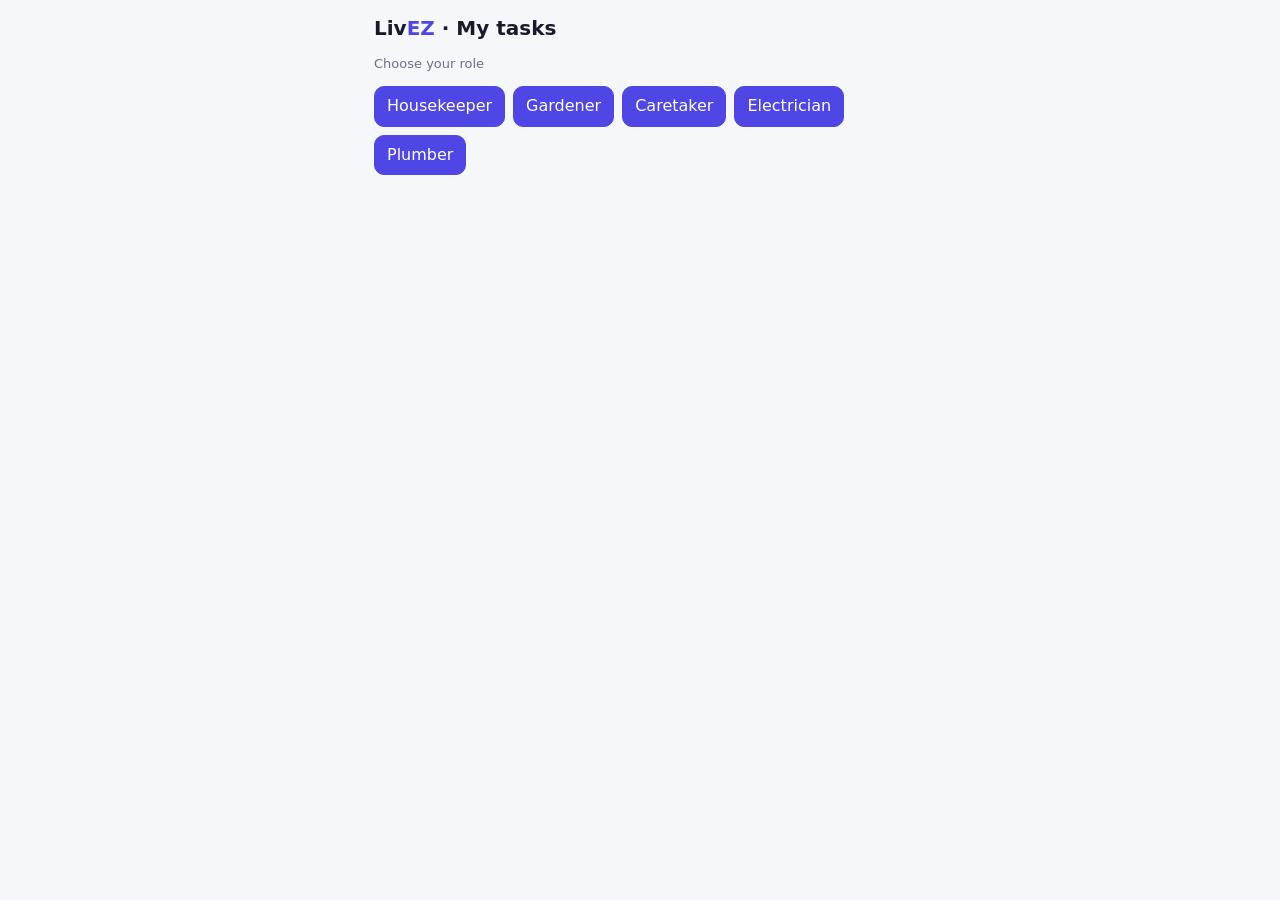
<file: app/schedule/staff/index.html>
<!doctype html>
<html lang="en">
<head>
<meta charset="UTF-8">
<meta name="viewport" content="width=device-width, initial-scale=1.0">
<title>My tasks — LivEZ</title>
<style>
:root{--bg:#f6f7fb;--card:#fff;--tx:#161a2b;--mu:#6b7186;--ln:#e4e7f0;--ac:#4f46e5;--ok:#16a34a}
@media (prefers-color-scheme:dark){:root{--bg:#0f1220;--card:#181c30;--tx:#eceefa;--mu:#9aa0b8;--ln:#2a2f4a;--ac:#818cf8;--ok:#4ade80}}
*{box-sizing:border-box}
body{margin:0;background:var(--bg);color:var(--tx);font:16px/1.4 Manrope,system-ui,-apple-system,Segoe UI,sans-serif}
.wrap{max-width:560px;margin:0 auto;padding:14px}
h1{font-size:20px;margin:0 0 2px}h1 b{color:var(--ac)}
.mu{color:var(--mu);font-size:13px}
.card{background:var(--card);border:1px solid var(--ln);border-radius:14px;padding:12px;margin:12px 0}
.row{display:flex;gap:8px;align-items:center;justify-content:space-between}
.btn{border:1px solid var(--ln);background:var(--card);color:var(--tx);padding:8px 12px;border-radius:10px;font:inherit;cursor:pointer;text-decoration:none}
.btn.pri{background:var(--ac);border-color:var(--ac);color:#fff}.btn.sm{padding:3px 9px;font-size:13px}
input[type=text],select{width:100%;padding:9px 10px;border:1px solid var(--ln);border-radius:10px;background:var(--bg);color:var(--tx);font:inherit}
.bar{height:10px;background:var(--ln);border-radius:99px;overflow:hidden;margin-top:8px}.bar i{display:block;height:100%;background:var(--ok);transition:width .2s}
.chk{display:flex;gap:12px;align-items:flex-start;padding:14px 4px;border-bottom:1px solid var(--ln);cursor:pointer}
.chk:last-child{border-bottom:0}
.chk input{width:28px;height:28px;flex:none;accent-color:var(--ok)}
.chk.done b{text-decoration:line-through;color:var(--mu)}
.roles{display:flex;flex-wrap:wrap;gap:8px}
</style>
</head>
<body>
<div class="wrap" id="app"></div>
<script>
const KEY='livez:sched:v1',DB='livez:db:v2',WHO='livez:sched:who';
const ROLES=['Housekeeper','Gardener','Caretaker','Electrician','Plumber'];
const rd=(k,d)=>{try{const v=localStorage.getItem(k);return v?JSON.parse(v):d}catch(e){return d}};
const pad=n=>String(n).padStart(2,'0');
const iso=d=>d.getFullYear()+'-'+pad(d.getMonth()+1)+'-'+pad(d.getDate());
const parse=s=>new Date(s+'T00:00:00');
const esc=s=>String(s??'').replace(/[&<>"']/g,c=>({'&':'&amp;','<':'&lt;','>':'&gt;','"':'&quot;',"'":'&#39;'}[c]));
const today=iso(new Date());
let S=rd(KEY,{tasks:[],runs:{}});
const db=rd(DB,{}),props=db.properties||[],staff=db.staff||[];
const q=new URLSearchParams(location.search);
const role=ROLES.find(r=>r.toLowerCase()===(q.get('role')||'').toLowerCase())||'';
let date=/^\d{4}-\d{2}-\d{2}$/.test(q.get('date')||'')?q.get('date'):today, prop='';
let who='';try{who=localStorage.getItem(WHO)||''}catch(e){}
const pName=id=>(props.find(p=>p.id===id)||{}).name||'';
const save=()=>{try{localStorage.setItem(KEY,JSON.stringify(S))}catch(e){alert('Could not save on this phone.')}};
function isDue(t,ds){
  if(!t.active||ds<t.start)return false;
  const d=parse(ds);
  if(t.freq==='daily')return true;
  if(t.freq==='weekly')return d.getDay()===+t.dow;
  return d.getDate()===Math.min(+t.dom,new Date(d.getFullYear(),d.getMonth()+1,0).getDate());
}
const shift=n=>{const d=parse(date);d.setDate(d.getDate()+n);date=iso(d);render()};

function render(){
  const app=document.getElementById('app');
  if(!role){
    app.innerHTML=`<h1>Liv<b>EZ</b> · My tasks</h1><p class="mu">Choose your role</p><div class="roles">${ROLES.map(r=>`<a class="btn pri" href="?role=${r.toLowerCase()}">${r}</a>`).join('')}</div>`;return;
  }
  S=rd(KEY,S);
  const list=S.tasks.filter(t=>t.role===role&&isDue(t,date)&&(!prop||!t.property||t.property===prop)).sort((a,b)=>a.time.localeCompare(b.time));
  const st=t=>S.runs[t.id+'|'+date];
  const done=list.filter(t=>st(t)&&st(t).status==='Done').length;
  const future=date>today;
  const dl=parse(date).toLocaleDateString('en',{weekday:'long',day:'numeric',month:'short'});
  app.innerHTML=`<h1>Liv<b>EZ</b> · ${esc(role)} tasks</h1>
  <div class="card"><div class="row"><button class="btn sm" id="prev">←</button><div style="text-align:center"><b>${dl}</b>${date===today?'<div class="mu">Today</div>':'<div><button class="btn sm" id="now">Go to today</button></div>'}</div><button class="btn sm" id="next">→</button></div>
   <div class="bar"><i style="width:${list.length?Math.round(done/list.length*100):0}%"></i></div><div class="mu" style="margin-top:4px">${done} of ${list.length} done</div></div>
  <div class="card"><label class="mu">Your name</label><input type="text" id="who" list="names" value="${esc(who)}" placeholder="Enter your name">
   <datalist id="names">${staff.filter(s=>s.role===role).map(s=>`<option value="${esc(s.name)}">`).join('')}</datalist>
   ${props.length>1?`<label class="mu" style="display:block;margin-top:8px">Property</label><select id="prop"><option value="">All properties</option>${props.map(p=>`<option value="${esc(p.id)}"${p.id===prop?' selected':''}>${esc(p.name)}</option>`).join('')}</select>`:''}</div>
  <div class="card">${list.length?list.map(t=>{const r=st(t),d=r&&r.status==='Done';
   return `<label class="chk ${d?'done':''}"><input type="checkbox" data-id="${t.id}" ${d?'checked':''} ${future?'disabled':''}><span><b>${esc(t.title)}</b><div class="mu">${esc(t.time)}${pName(t.property)?' · '+esc(pName(t.property)):''}</div>
   ${t.notes?`<div class="mu">${esc(t.notes)}</div>`:''}${d?`<div class="mu">✔ ${esc(r.by||'')} · ${new Date(r.at).toLocaleTimeString([],{hour:'2-digit',minute:'2-digit'})}</div>`:''}
   ${r&&r.status==='Skipped'?`<div class="mu">Skipped: ${esc(r.note||'')}</div>`:''}
   ${!d&&!future?`<button class="btn sm" data-skip="${t.id}" style="margin-top:6px">${r?'Undo skip':'Can’t do'}</button>`:''}</span></label>`}).join(''):
   `<p class="mu">${S.tasks.length?'No tasks for you on this day. Enjoy!':'No tasks have been set up yet. Ask your manager to load the task list.'}</p>`}</div>`;
  document.getElementById('prev').onclick=()=>shift(-1);document.getElementById('next').onclick=()=>shift(1);
  const now=document.getElementById('now');if(now)now.onclick=()=>{date=today;render()};
  document.getElementById('who').onchange=e=>{who=e.target.value.trim();try{localStorage.setItem(WHO,who)}catch(x){}};
  const ps=document.getElementById('prop');if(ps)ps.onchange=e=>{prop=e.target.value;render()};
}
document.addEventListener('change',e=>{
  const id=e.target.dataset&&e.target.dataset.id;if(!id)return;
  const k=id+'|'+date;
  if(e.target.checked){
    if(!who){const n=prompt('Please enter your name');if(!n){e.target.checked=false;return}who=n.trim();try{localStorage.setItem(WHO,who)}catch(x){}}
    S.runs[k]={status:'Done',note:'',by:who,at:new Date().toISOString()};
  }else delete S.runs[k];
  save();render();
});
document.addEventListener('click',e=>{
  const id=e.target.dataset&&e.target.dataset.skip;if(!id)return;
  e.preventDefault();const k=id+'|'+date;
  if(S.runs[k])delete S.runs[k];
  else{const n=prompt('Why can’t it be done?');if(n===null)return;S.runs[k]={status:'Skipped',note:n,by:who,at:new Date().toISOString()}}
  save();render();
});
window.addEventListener('storage',e=>{if(e.key===KEY)render()});
const SAMPLES=[ // title, role, category, freq, weekday, day-of-month, time
['Washroom cleaning','Housekeeper','Housekeeping','daily',1,1,'08:00'],
['Corridor cleaning','Housekeeper','Housekeeping','daily',1,1,'09:00'],
['Staircase & common area mopping','Housekeeper','Housekeeping','daily',1,1,'10:00'],
['Dustbin collection & disposal','Housekeeper','Housekeeping','daily',1,1,'07:30'],
['Change bedsheets','Housekeeper','Housekeeping','weekly',1,1,'11:00'],
['Change curtains','Housekeeper','Housekeeping','monthly',1,1,'11:00'],
['Room cleaning & dusting','Housekeeper','Housekeeping','daily',1,1,'11:30'],
['Kitchen & dining area cleaning','Housekeeper','Housekeeping','daily',1,1,'12:30'],
['Clean windows & balcony','Housekeeper','Housekeeping','weekly',3,1,'14:00'],
['Remove dry leaves & weeds','Gardener','Garden','weekly',3,1,'08:30'],
['Watering plants','Gardener','Garden','daily',1,1,'07:00'],
['Trim plants & clean garden area','Gardener','Garden','weekly',6,1,'08:00'],
['Fertilise plants','Gardener','Garden','monthly',1,10,'08:00'],
['Water tank cleaning','Caretaker','Water tank','weekly',6,1,'10:00'],
['Fire extinguisher & exit check','Caretaker','Fire safety','monthly',1,1,'11:00'],
['Pest control spray','Caretaker','Pest control','monthly',1,15,'11:00']];
if(!S.seeded&&!S.tasks.length){ // first open: preload the basic task list
  SAMPLES.forEach((x,i)=>S.tasks.push({id:'m'+Date.now().toString(36)+i,title:x[0],role:x[1],category:x[2],freq:x[3],dow:x[4],dom:x[5],time:x[6],start:today,property:'',assignee:'',notes:'',active:true}));
  S.seeded=true;save();
}
render();
</script>
</body>
</html>
</file>
<file: app/assets/index-wyLNY5y4.css>
@font-face{font-family:Manrope Variable;font-style:normal;font-display:swap;font-weight:200 800;src:url([data-uri])format("woff2-variations");unicode-range:U+460-52F,U+1C80-1C8A,U+20B4,U+2DE0-2DFF,U+A640-A69F,U+FE2E-FE2F}@font-face{font-family:Manrope Variable;font-style:normal;font-display:swap;font-weight:200 800;src:url(./manrope-cyrillic-wght-normal-Dvxsihut.woff2)format("woff2-variations");unicode-range:U+301,U+400-45F,U+490-491,U+4B0-4B1,U+2116}@font-face{font-family:Manrope Variable;font-style:normal;font-display:swap;font-weight:200 800;src:url(./manrope-greek-wght-normal-DL7QRZyv.woff2)format("woff2-variations");unicode-range:U+370-377,U+37A-37F,U+384-38A,U+38C,U+38E-3A1,U+3A3-3FF}@font-face{font-family:Manrope Variable;font-style:normal;font-display:swap;font-weight:200 800;src:url(./manrope-vietnamese-wght-normal-usUDDRr7.woff2)format("woff2-variations");unicode-range:U+102-103,U+110-111,U+128-129,U+168-169,U+1A0-1A1,U+1AF-1B0,U+300-301,U+303-304,U+308-309,U+323,U+329,U+1EA0-1EF9,U+20AB}@font-face{font-family:Manrope Variable;font-style:normal;font-display:swap;font-weight:200 800;src:url(./manrope-latin-ext-wght-normal-Ch3YOpNY.woff2)format("woff2-variations");unicode-range:U+100-2BA,U+2BD-2C5,U+2C7-2CC,U+2CE-2D7,U+2DD-2FF,U+304,U+308,U+329,U+1D00-1DBF,U+1E00-1E9F,U+1EF2-1EFF,U+2020,U+20A0-20AB,U+20AD-20C0,U+2113,U+2C60-2C7F,U+A720-A7FF}@font-face{font-family:Manrope Variable;font-style:normal;font-display:swap;font-weight:200 800;src:url(./manrope-latin-wght-normal-DHIcAJRg.woff2)format("woff2-variations");unicode-range:U+??,U+131,U+152-153,U+2BB-2BC,U+2C6,U+2DA,U+2DC,U+304,U+308,U+329,U+2000-206F,U+20AC,U+2122,U+2191,U+2193,U+2212,U+2215,U+FEFF,U+FFFD}:root{--ink:#25252e;--mut:#6f6a7d;--line:#e6e2ee;--bg:#f3f3f7;--card:#fff;--pr:#7c63e2;--pr2:#614ba8;--soft:#eee7f8;color:var(--ink);background:var(--bg);font-family:Manrope Variable,Arial,sans-serif}*{box-sizing:border-box}body{margin:0}a{color:inherit;text-decoration:none}h1{letter-spacing:-.02em;margin:0 0 4px;font-size:26px}h3{margin:0 0 12px;font-size:16px}p{margin:8px 0}.layout{min-height:100vh;display:flex}aside{background:var(--ink);color:#fff;flex-direction:column;width:240px;height:100vh;padding:22px 14px;display:flex;position:sticky;top:0}.logo{cursor:pointer;letter-spacing:-.03em;padding:0 10px;font-size:26px;font-weight:800}.logo b{color:#b6a0ff}.tag{color:#9b8eaf;padding:0 10px 18px}nav{flex-direction:column;flex:1;gap:2px;display:flex;overflow:auto}nav a{color:#cfc5e3;border-radius:10px;align-items:center;gap:10px;padding:9px 10px;font-size:14px;display:flex}nav a:hover{background:#32323d}nav a.active{background:var(--pr);color:#fff}.ni{text-align:center;width:18px}.me{border-top:1px solid #383842;align-items:center;gap:10px;padding:12px 8px 0;font-size:13px;display:flex}main{flex:1;min-width:0;max-width:1300px;padding:28px 34px}.head{flex-wrap:wrap;justify-content:space-between;align-items:flex-end;gap:16px;margin-bottom:20px;display:flex}.row{align-items:center;gap:10px;display:flex}.between{justify-content:space-between}.wrap{flex-wrap:wrap}.muted{color:var(--mut)}.small{font-size:12.5px}.card{background:var(--card);border:1px solid var(--line);border-radius:16px;margin-bottom:16px;padding:18px}.card.np{padding:0;overflow:auto}.grid2,.grid3,.grid4{gap:16px;display:grid}.grid2{grid-template-columns:1fr 1fr}.grid3{grid-template-columns:repeat(3,1fr)}.grid4{grid-template-columns:repeat(4,1fr)}.grid2>.card,.grid3>.card,.grid4>.card{margin:0}.grid2,.grid3,.grid4{margin-bottom:16px}.stat .big,.big{letter-spacing:-.02em;margin:4px 0;font-size:26px;font-weight:800}.btn{background:var(--pr);color:#fff;font:inherit;cursor:pointer;border:0;border-radius:10px;padding:9px 16px;font-size:14px;font-weight:600;display:inline-block}.btn:hover{background:var(--pr2)}.btn:disabled{opacity:.4;cursor:default}.btn.ghost{color:var(--ink);border:1px solid var(--line);background:#fff}.btn.ghost:hover{border-color:var(--pr);color:var(--pr)}.btn.danger{background:#d6455d}.btn.sm{padding:5px 10px;font-size:12.5px}.icon{cursor:pointer;background:0 0;border:0;font-size:16px}input,select,textarea{font:inherit;border:1px solid var(--line);color:var(--ink);background:#fff;border-radius:10px;padding:8px 10px;font-size:14px}input:focus,select:focus,textarea:focus{outline:2px solid var(--soft);border-color:var(--pr)}textarea{width:100%;min-height:60px}.inl{width:110px;padding:2px 6px;font-size:20px;font-weight:700}.inl.sm{width:80px;font-size:14px}table{border-collapse:collapse;width:100%;font-size:14px}th{text-align:left;color:var(--mut);text-transform:uppercase;letter-spacing:.04em;border-bottom:1px solid var(--line);background:#faf9fc;padding:12px 14px;font-size:12px;font-weight:600}td{border-bottom:1px solid #f0edf5;padding:11px 14px}tr:last-child td{border-bottom:0}.ra{text-align:right;white-space:nowrap}tr.click{cursor:pointer}tr.click:hover{background:#faf9fc}.badge{color:#555;background:#eee;border-radius:99px;padding:3px 9px;font-size:12px;font-weight:600;display:inline-block}.ok{color:#1f7a45;background:#e3f5ea}.bad{color:#b4233a;background:#fde7ea}.warn{color:#9a6200;background:#fff3dc}.info{background:var(--soft);color:var(--pr2)}.mute{color:#777;background:#efeff2}.av{background:var(--soft);width:36px;height:36px;color:var(--pr2);border-radius:50%;flex:none;place-items:center;font-size:13px;font-weight:700;display:inline-grid}.filters{flex-wrap:wrap;align-items:center;gap:10px;margin-bottom:14px;display:flex}.filters input{min-width:240px}.tabs{border:1px solid var(--line);background:#fff;border-radius:10px;gap:2px;padding:3px;display:inline-flex}.tabs button{font:inherit;cursor:pointer;color:var(--mut);background:0 0;border:0;border-radius:8px;padding:6px 12px;font-size:13px}.tabs button.on{background:var(--ink);color:#fff}.overlay{z-index:50;background:#25252e73;place-items:center;animation:.15s fade;display:grid;position:fixed;inset:0}.modal{background:#fff;border-radius:18px;width:min(480px,92vw);max-height:88vh;padding:22px;animation:.18s pop;overflow:auto}.modal.wide{width:min(760px,94vw)}.mhead{justify-content:space-between;align-items:center;display:flex}.mfoot{justify-content:flex-end;gap:10px;margin-top:18px;display:flex}@keyframes fade{0%{opacity:0}}@keyframes pop{0%{opacity:0;transform:translateY(8px)scale(.98)}}.form{grid-template-columns:1fr 1fr;gap:12px;display:grid}.field{color:var(--mut);flex-direction:column;gap:5px;font-size:13px;font-weight:600;display:flex}.field input,.field select{color:var(--ink);font-weight:400}.card.form{grid-template-columns:1fr 1fr}.card.form .mfoot,.card.form .agree,.card.form .drop{grid-column:1/-1}.chk{color:var(--ink);align-items:center;gap:6px;font-size:13px;font-weight:400;display:flex}.meter{background:#efedf4;border-radius:99px;flex:1;min-width:60px;height:8px;margin:10px 0;overflow:hidden}.meter div{background:var(--pr);height:100%}.prow{border-bottom:1px solid #f0edf5;align-items:center;gap:14px;padding:10px 0;display:flex}.prow:last-child{border:0}.prow>div:first-child{width:52%}.feed{margin:0;padding:0;font-size:14px;list-style:none}.feed li{border-bottom:1px solid #f0edf5;padding:8px 0}.bars{align-items:flex-end;gap:14px;padding-top:10px;display:flex}.barcol{flex-direction:column;flex:1;justify-content:flex-end;align-items:center;gap:6px;height:100%;display:flex}.bar{background:var(--pr);border-radius:8px 8px 3px 3px;width:100%;max-width:46px;transition:height .4s}.barcol:nth-child(odd) .bar{background:#a487b5}.barval{font-size:12px;font-weight:700}.pcard{display:block}.pcard:hover{border-color:var(--pr)}.ph{background:var(--soft);height:90px;color:var(--pr2);border-radius:12px;align-items:flex-end;margin-bottom:12px;padding:10px;font-weight:700;display:flex}.roomgrid{grid-template-columns:repeat(auto-fill,minmax(220px,1fr));gap:14px;margin-top:14px;display:grid}.room{margin:0}.beds{gap:8px;margin-top:12px;display:flex}.bed{font:inherit;cursor:pointer;border:1px solid;border-radius:10px;flex-direction:column;flex:1;align-items:center;padding:10px 4px;font-weight:800;display:flex}.bed small{font-size:11px;font-weight:500}.bed.occ{background:var(--soft);color:var(--pr2);border-color:#cfc5e3}.bed.vac{color:var(--mut);background:#fff;border:1px dashed #b9b2c7}.bed:hover{border-color:var(--pr)}.legend{align-items:center;gap:8px;margin-top:12px;display:flex}.dot{border-radius:4px;width:12px;height:12px;display:inline-block}.dot.occ{background:var(--soft);border:1px solid #cfc5e3}.dot.vac{border:1px dashed #b9b2c7;margin-left:10px}dl{grid-template-columns:120px 1fr;gap:8px;margin:14px 0;font-size:14px;display:grid}dt{color:var(--mut)}dd{margin:0}.steps{gap:10px;margin-bottom:16px;display:flex}.steps div{border:1px solid var(--line);color:var(--mut);background:#fff;border-radius:12px;flex:1;align-items:center;gap:8px;padding:10px 12px;font-size:14px;font-weight:600;display:flex}.steps span{background:var(--bg);border-radius:50%;place-items:center;width:24px;height:24px;font-size:12px;display:grid}.steps .on{border-color:var(--pr);color:var(--ink)}.steps .on span{background:var(--pr);color:#fff}.steps .done span{color:#1f7a45;background:#e3f5ea}.drop{text-align:center;color:var(--pr2);background:#faf8fe;border:1.5px dashed #cfc5e3;border-radius:12px;padding:28px}.agree{border:1px solid var(--line);background:#faf9fc;border-radius:12px;padding:18px;font-size:14px;line-height:1.6}.split{grid-template-columns:380px 1fr;align-items:start;gap:16px;display:grid}.leadlist{flex-direction:column;gap:8px;max-height:75vh;display:flex;overflow:auto}.lead{border:1px solid var(--line);cursor:pointer;background:#fff;border-radius:12px;flex-direction:column;gap:5px;padding:12px;display:flex}.lead:hover,.lead.on{border-color:var(--pr)}.src{background:var(--bg);border-radius:6px;padding:2px 7px;font-weight:600}.notice{background:#fff3dc;border-radius:10px;justify-content:space-between;align-items:center;margin:12px 0;padding:10px 12px;font-size:13px;display:flex}.kanban{grid-template-columns:repeat(6,minmax(190px,1fr));gap:12px;display:grid;overflow:auto}.col{background:#ebe9f1;border-radius:14px;flex-direction:column;gap:8px;min-height:300px;padding:10px;display:flex}.toggle{cursor:pointer;background:#d9d5e2;border:0;border-radius:99px;width:40px;height:22px;position:relative}.toggle span{background:#fff;border-radius:50%;width:16px;height:16px;transition:all .2s;position:absolute;top:3px;left:3px}.toggle.on{background:var(--pr)}.toggle.on span{left:21px}.toasts{z-index:60;flex-direction:column;gap:8px;display:flex;position:fixed;bottom:20px;right:20px}.toast{background:var(--ink);color:#fff;border-radius:12px;padding:11px 16px;font-size:14px;animation:.2s pop}.receipt{text-align:center;padding:10px}.empty{text-align:center;color:var(--mut);padding:30px}.docpv{background:var(--bg);border-radius:12px;place-items:center;padding:20px;display:grid}.paper{border:1px solid var(--line);background:#fff;border-radius:6px;width:220px;height:280px;padding:18px}.lines i{background:#ebe8f1;border-radius:4px;height:7px;margin:12px 0;display:block}@media (width<=900px){aside{display:none}.grid2,.grid3,.grid4,.split{grid-template-columns:1fr}main{padding:18px}}.nb{color:var(--ink);background:#b6a0ff;border-radius:99px;margin-left:auto;padding:1px 7px;font-size:11px;font-weight:800}.ph{justify-content:space-between}.code{color:var(--pr2);background:#fff;border-radius:6px;padding:2px 7px;font-size:11px}.drop.done{color:#1f7a45;background:#e9f6ee;border-style:solid;border-color:#bfe3cc}button.drop{font:inherit;cursor:pointer}.kycimgs{align-items:flex-start;gap:12px;display:flex}.idimg{background:var(--soft);height:130px;color:var(--pr2);border-radius:12px;flex-direction:column;flex:1.4;justify-content:flex-end;padding:12px;font-size:12px;display:flex}.selfieimg{background:#e9f6ee;border-radius:12px;flex-direction:column;flex:1;justify-content:center;align-items:center;height:130px;font-size:40px;display:flex}.selfieimg span{color:#1f7a45;font-size:12px}.tl{padding-left:18px;font-size:14px}.tl li{margin:6px 0}.thread{flex-direction:column;gap:8px;max-height:260px;margin-bottom:10px;display:flex;overflow:auto}.cmt{background:var(--bg);border-radius:10px;padding:8px 10px;font-size:14px}.photo{background:var(--soft);text-align:center;color:var(--pr2);border-radius:10px;padding:20px}
</file>
<file: student/assets/index-DgqHvu4J.css>
@font-face{font-family:Manrope Variable;font-style:normal;font-display:swap;font-weight:200 800;src:url([data-uri])format("woff2-variations");unicode-range:U+460-52F,U+1C80-1C8A,U+20B4,U+2DE0-2DFF,U+A640-A69F,U+FE2E-FE2F}@font-face{font-family:Manrope Variable;font-style:normal;font-display:swap;font-weight:200 800;src:url(./manrope-cyrillic-wght-normal-Dvxsihut.woff2)format("woff2-variations");unicode-range:U+301,U+400-45F,U+490-491,U+4B0-4B1,U+2116}@font-face{font-family:Manrope Variable;font-style:normal;font-display:swap;font-weight:200 800;src:url(./manrope-greek-wght-normal-DL7QRZyv.woff2)format("woff2-variations");unicode-range:U+370-377,U+37A-37F,U+384-38A,U+38C,U+38E-3A1,U+3A3-3FF}@font-face{font-family:Manrope Variable;font-style:normal;font-display:swap;font-weight:200 800;src:url(./manrope-vietnamese-wght-normal-usUDDRr7.woff2)format("woff2-variations");unicode-range:U+102-103,U+110-111,U+128-129,U+168-169,U+1A0-1A1,U+1AF-1B0,U+300-301,U+303-304,U+308-309,U+323,U+329,U+1EA0-1EF9,U+20AB}@font-face{font-family:Manrope Variable;font-style:normal;font-display:swap;font-weight:200 800;src:url(./manrope-latin-ext-wght-normal-Ch3YOpNY.woff2)format("woff2-variations");unicode-range:U+100-2BA,U+2BD-2C5,U+2C7-2CC,U+2CE-2D7,U+2DD-2FF,U+304,U+308,U+329,U+1D00-1DBF,U+1E00-1E9F,U+1EF2-1EFF,U+2020,U+20A0-20AB,U+20AD-20C0,U+2113,U+2C60-2C7F,U+A720-A7FF}@font-face{font-family:Manrope Variable;font-style:normal;font-display:swap;font-weight:200 800;src:url(./manrope-latin-wght-normal-DHIcAJRg.woff2)format("woff2-variations");unicode-range:U+??,U+131,U+152-153,U+2BB-2BC,U+2C6,U+2DA,U+2DC,U+304,U+308,U+329,U+2000-206F,U+20AC,U+2122,U+2191,U+2193,U+2212,U+2215,U+FEFF,U+FFFD}:root{--ink:#25252e;--mut:#6f6a7d;--line:#e6e2ee;--bg:#f3f3f7;--pr:#7c63e2;--pr2:#614ba8;--soft:#eee7f8;color:var(--ink);background:var(--bg);font-family:Manrope Variable,Arial,sans-serif}*{box-sizing:border-box}body{margin:0}a{color:inherit;text-decoration:none}h1{letter-spacing:-.03em;margin:10px 0;font-size:34px;line-height:1.05}h2{letter-spacing:-.02em;margin:0;font-size:21px}h3{margin:4px 0 10px;font-size:16px}p{margin:8px 0}.app{background:var(--bg);max-width:480px;min-height:100vh;margin:0 auto;position:relative}@media (width>=700px){body{background:#e6e3ee}.app{border-left:1px solid var(--line);border-right:1px solid var(--line)}}.page{flex-direction:column;gap:12px;padding:18px 18px 96px;animation:.25s in;display:flex}@keyframes in{0%{opacity:0;transform:translateY(6px)}}.top{align-items:center;gap:8px;margin-bottom:4px;display:flex}.ic{cursor:pointer;border:0;border:1px solid var(--line);background:#fff;border-radius:10px;width:36px;height:36px;font-size:22px}.mut{color:var(--mut)}.small{font-size:12.5px}.center{text-align:center;flex-direction:column;align-items:center;gap:6px;display:flex}.err{color:#c0334d;margin:0;font-size:13px}.hint{color:var(--mut);text-align:center;font-size:12.5px}.card{border:1px solid var(--line);background:#fff;border-radius:16px;flex-direction:column;gap:8px;padding:16px;display:flex}button.card{font:inherit;text-align:left;cursor:pointer;color:inherit}.btn{background:var(--pr);color:#fff;font:inherit;cursor:pointer;text-align:center;border:0;border-radius:12px;padding:13px 18px;font-size:15px;font-weight:700;display:inline-block}.btn:hover{background:var(--pr2)}.btn:disabled{opacity:.4;cursor:default}.btn.ghost{color:var(--ink);border:1px solid var(--line);background:#fff}.btn.full{width:100%}.btn.sm{border-radius:9px;padding:7px 12px;font-size:13px}.lnk{color:var(--pr2);font:inherit;cursor:pointer;background:0 0;border:0;padding:4px 0;font-size:13px;font-weight:700}input,select,textarea{font:inherit;border:1px solid var(--line);color:var(--ink);background:#fff;border-radius:12px;width:100%;padding:12px;font-size:15px}input:focus,select:focus,textarea:focus{outline:2px solid var(--soft);border-color:var(--pr)}textarea{min-height:70px}.f{color:var(--mut);flex-direction:column;gap:6px;font-size:13px;font-weight:700;display:flex}.f small{font-weight:500}.otp{letter-spacing:.5em;text-align:center;font-size:28px;font-weight:800}.code{letter-spacing:.2em;text-transform:uppercase;text-align:center;font-size:22px;font-weight:800}.auth{flex-direction:column;gap:12px;padding-top:30px;display:flex}.logo{letter-spacing:-.03em;font-size:28px;font-weight:800}.logo b{color:var(--pr)}.dots{gap:6px;display:flex}.dots i{background:var(--line);border-radius:4px;flex:1;height:4px}.dots i.on{background:var(--pr)}.hintbox{background:var(--soft);border-radius:12px;flex-direction:column;align-items:flex-start;padding:12px;font-size:13px;display:flex}.seg{border:1px solid var(--line);background:#fff;border-radius:12px;gap:3px;padding:3px;display:flex;overflow:auto}.seg button{font:inherit;cursor:pointer;color:var(--mut);white-space:nowrap;background:0 0;border:0;border-radius:9px;flex:1;padding:9px;font-size:13px;font-weight:700}.seg button.on{background:var(--ink);color:#fff}.bedpick{grid-template-columns:repeat(3,1fr);gap:8px;display:grid}.bedpick button{font:inherit;cursor:pointer;color:var(--ink);background:#fff;border:1px dashed #b9b2c7;border-radius:12px;flex-direction:column;align-items:center;padding:10px 4px;display:flex}.bedpick button small{color:var(--mut);font-size:11px;font-weight:500}.bedpick button.on{background:var(--soft);border:1.5px solid var(--pr);color:var(--pr2)}.pg{background:var(--ink);color:#fff;border:0}.pg .mut{color:#cfc5e3}.up{font:inherit;color:var(--pr2);cursor:pointer;background:#faf8fe;border:1.5px dashed #cfc5e3;border-radius:14px;flex-direction:column;gap:4px;padding:18px;font-weight:700;display:flex}.up small{color:var(--mut);font-weight:500}.up.done{color:#1f7a45;background:#e9f6ee;border-style:solid;border-color:#bfe3cc}.selfie{color:#cfc5e3;border:3px dashed #cfc5e3;border-radius:50%;place-items:center;width:150px;height:150px;margin:8px auto;font-size:60px;display:grid}.selfie.done{background:#e9f6ee;border:3px solid #1f7a45}.stepper{gap:8px;display:flex}.stepper span{text-align:center;border:1px solid var(--line);color:var(--mut);background:#fff;border-radius:10px;flex:1;padding:8px;font-size:13px;font-weight:700}.stepper span.on{border-color:var(--pr);color:var(--pr2)}.bigic{border-radius:50%;place-items:center;width:64px;height:64px;font-size:30px;font-weight:800;display:grid}.bigic.ok{color:#1f7a45;background:#e3f5ea}.bigic.warn{color:#9a6200;background:#fff3dc}.b{color:#555;white-space:nowrap;background:#eee;border-radius:99px;padding:3px 10px;font-size:12px;font-weight:700;display:inline-block}.ok{color:#1f7a45;background:#e3f5ea}.warn{color:#9a6200;background:#fff3dc}.bad{color:#b4233a;background:#fde7ea}.info{background:var(--soft);color:var(--pr2)}.mute{color:#777;background:#efeff2}.row{justify-content:space-between;align-items:center;gap:10px;display:flex}.ra{flex-direction:column;align-items:flex-end;gap:6px;display:flex}.w{width:100%}.doc{font-size:14px;line-height:1.6}.doc ol{margin:0;padding-left:18px}.hello{justify-content:space-between;align-items:center;display:flex}.av{background:var(--pr);color:#fff;border-radius:50%;place-items:center;width:42px;height:42px;font-weight:800;display:grid}.av.lg{width:72px;height:72px;font-size:24px}.banner{color:#7a4e00;background:#fff3dc;border-radius:12px;padding:12px 14px;font-size:14px;font-weight:700}.banner.info{background:var(--soft);color:var(--pr2)}.dues{background:var(--ink);color:#fff;border:0}.dues .mut{color:#cfc5e3}.big{letter-spacing:-.03em;font-size:32px;font-weight:800}.mid{font-size:20px}.g2{grid-template-columns:1fr 1fr;gap:12px;display:grid}.tiles{grid-template-columns:repeat(4,1fr);gap:8px;display:grid}.tiles a{border:1px solid var(--line);text-align:center;background:#fff;border-radius:14px;flex-direction:column;align-items:center;gap:6px;padding:12px 4px;font-size:11.5px;font-weight:700;display:flex}.tiles a span{background:var(--soft);width:38px;height:38px;color:var(--pr2);border-radius:12px;place-items:center;font-size:18px;display:grid}.tag{background:var(--bg);color:var(--mut);border-radius:8px;padding:3px 8px;font-size:11.5px;font-weight:700}.notice p{margin:0}.apps{grid-template-columns:repeat(4,1fr);gap:6px;display:grid}.apps button{border:1px solid var(--line);font:inherit;cursor:pointer;background:#fff;border-radius:10px;padding:10px 2px;font-size:12px;font-weight:700}.apps button:hover{border-color:var(--pr)}.success{padding:30px 16px}.tot{border-top:1px solid var(--line);padding-top:8px}.meterbar{background:var(--soft);border-radius:99px;height:10px;overflow:hidden}.meterbar div{background:var(--pr);height:100%}.chips{flex-wrap:wrap;gap:6px;display:flex}.chips button{border:1px solid var(--line);font:inherit;cursor:pointer;background:#fff;border-radius:99px;padding:7px 12px;font-size:13px;font-weight:600}.chips button.on{background:var(--ink);color:#fff;border-color:var(--ink)}.tl{border-left:2px solid var(--line);margin:0;padding:0 0 0 18px;list-style:none}.tl li{flex-direction:column;padding:0 0 14px 8px;display:flex;position:relative}.tl li:before{content:"";background:#fff;border:2px solid #cfc5e3;border-radius:50%;width:12px;height:12px;position:absolute;top:3px;left:-26px}.tl li.cur:before{background:var(--pr);border-color:var(--pr)}.msg{background:var(--bg);border-radius:12px;flex-direction:column;gap:2px;padding:10px;font-size:14px;display:flex}.msg.me{background:var(--soft)}.send{gap:8px;display:flex}.links a{border-bottom:1px solid #f0edf5;padding:6px 0;font-weight:700}.links a:last-child{border:0}.tabbar{border-top:1px solid var(--line);z-index:10;background:#fff;width:100%;max-width:480px;padding:6px 6px 10px;display:flex;position:fixed;bottom:0;left:50%;transform:translate(-50%)}.tabbar a{color:var(--mut);flex-direction:column;flex:1;align-items:center;gap:2px;padding:4px;font-size:11px;font-weight:700;display:flex}.tabbar a span{font-size:19px}.tabbar a.active{color:var(--pr)}.ov{z-index:20;background:#25252e73;justify-content:center;align-items:flex-end;display:flex;position:fixed;inset:0}.sheet{background:#fff;border-radius:20px 20px 0 0;flex-direction:column;gap:10px;width:100%;max-width:480px;padding:16px 18px 26px;animation:.2s up;display:flex}@keyframes up{0%{transform:translateY(40px)}}.grab{background:var(--line);border-radius:4px;width:40px;height:4px;margin:0 auto}.sheet .row{width:100%}.paper{background:var(--bg);border-radius:10px;height:200px;padding:16px}.paper i{background:#e2dde9;border-radius:4px;height:7px;margin:12px 0;display:block}.toast{background:var(--ink);color:#fff;z-index:30;border-radius:12px;padding:11px 16px;font-size:14px;animation:.2s in;position:fixed;bottom:84px;left:50%;transform:translate(-50%)}.sms{z-index:5;color:#fff;cursor:pointer;background:#25252ef2;border-radius:16px;flex-direction:column;gap:3px;padding:12px 14px;font-size:13px;animation:.3s in;display:flex;position:sticky;top:8px}.sms b{color:#cfc5e3;font-size:11px}.bell{border:1px solid var(--line);background:#fff;border-radius:50%;place-items:center;width:42px;height:42px;font-size:18px;display:grid;position:relative}.bell i{color:#fff;background:#d6455d;border-radius:99px;padding:1px 6px;font-size:11px;font-style:normal;font-weight:800;position:absolute;top:-2px;right:-2px}.msgcard{background:var(--soft);border-color:#cfc5e3;flex-direction:row;align-items:center;gap:10px}.unread{border-color:var(--pr)}
</file>
